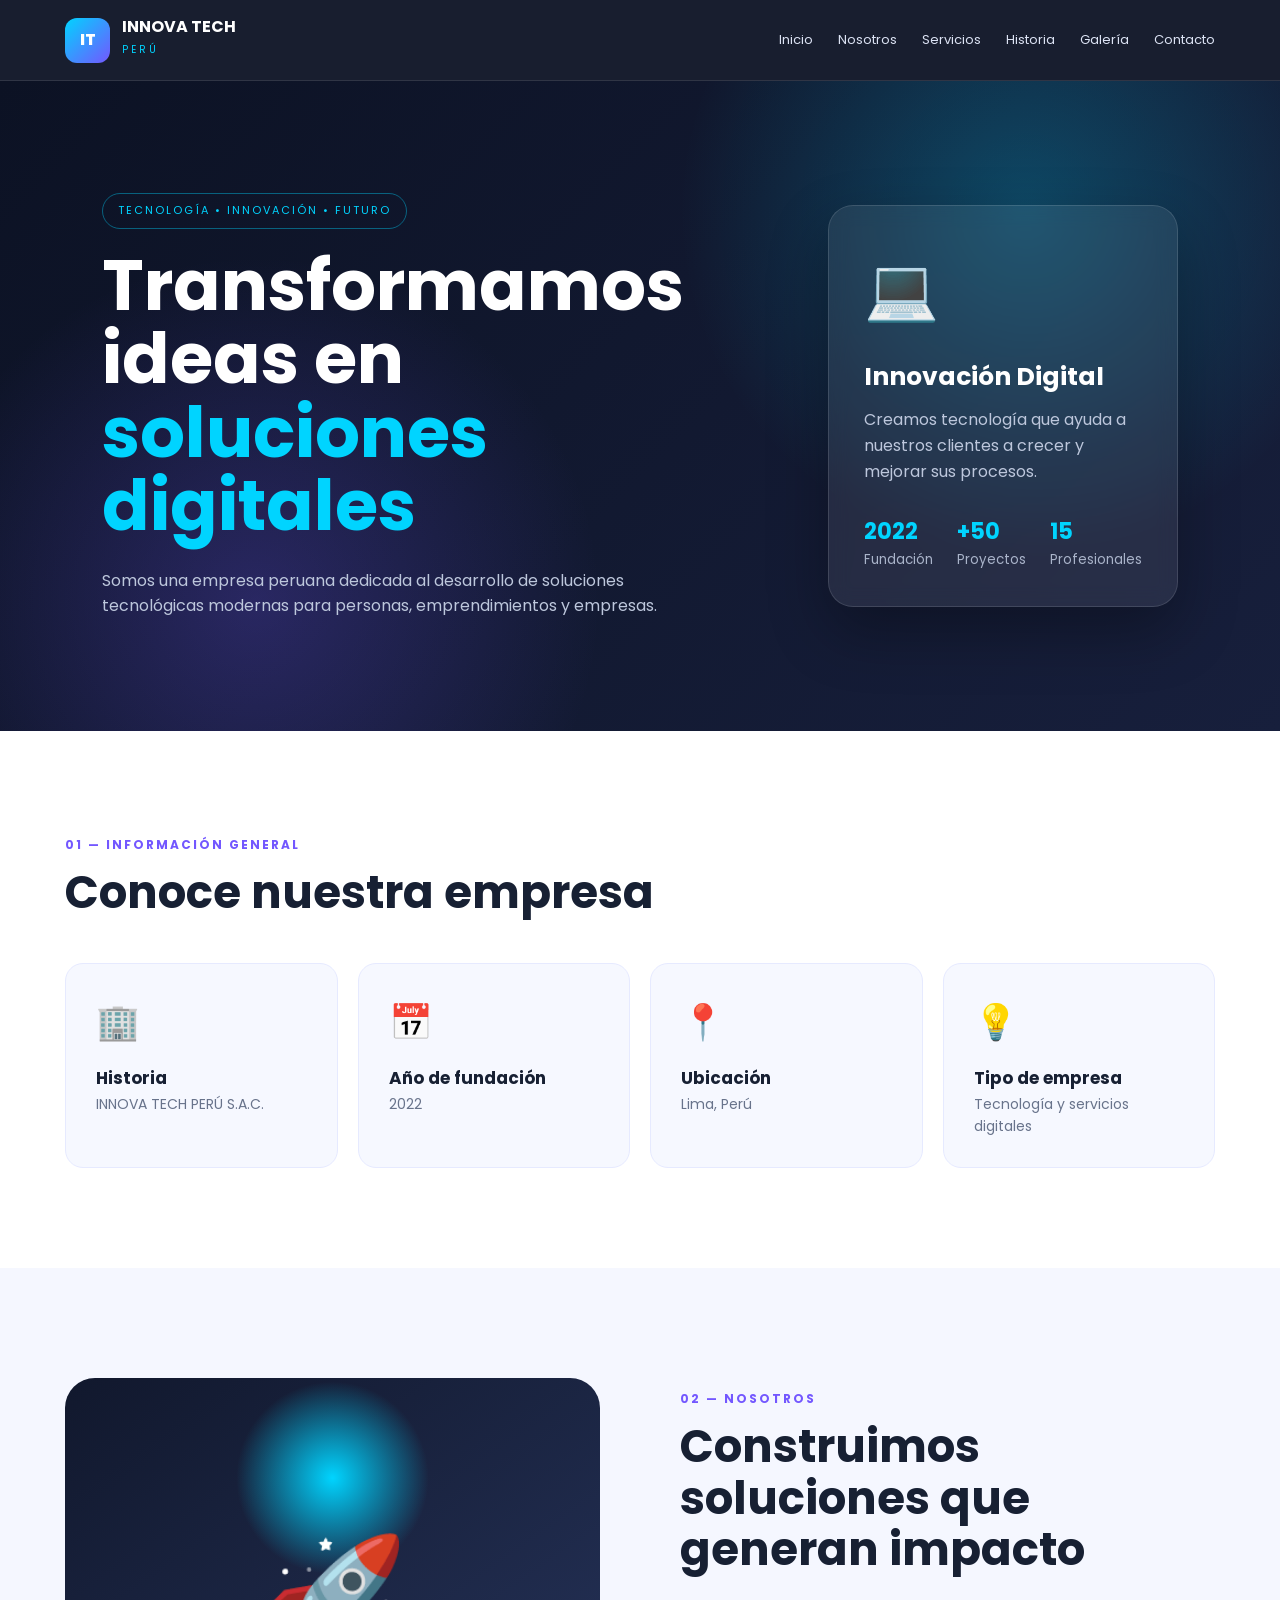
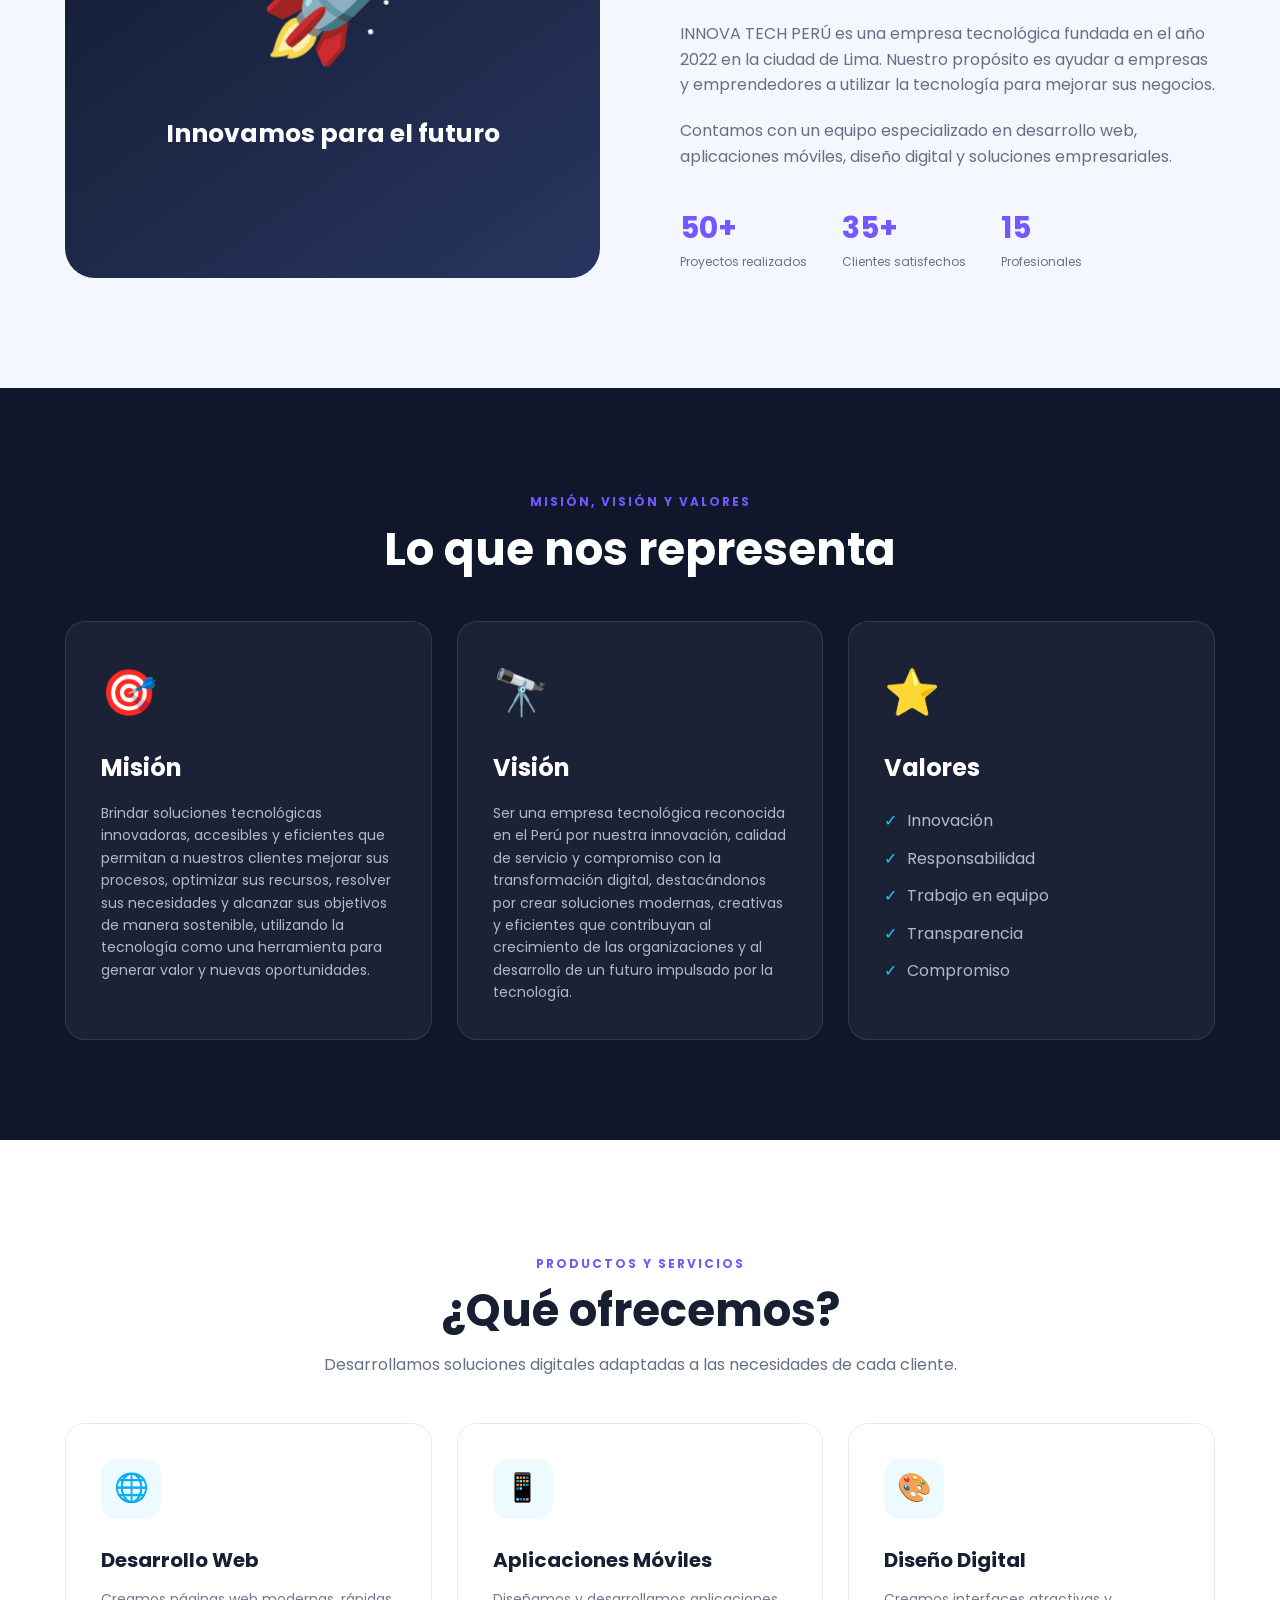
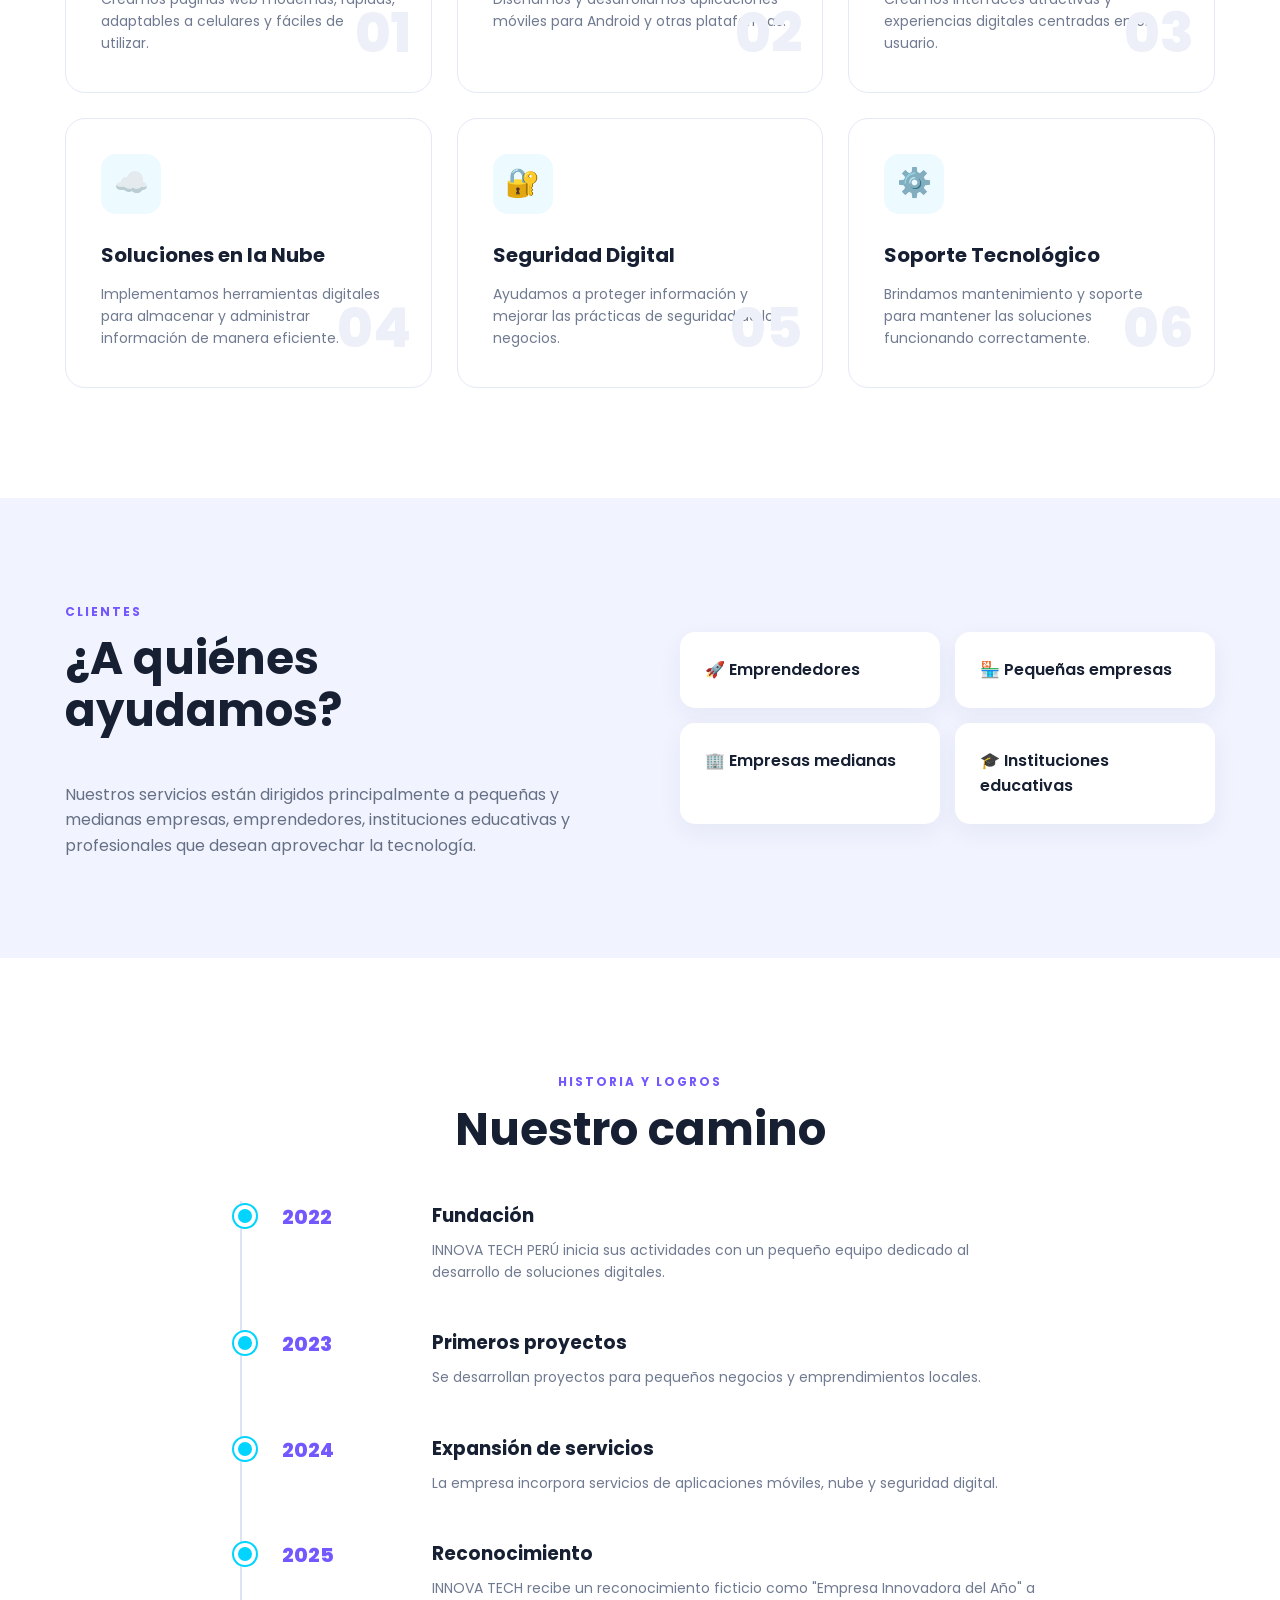
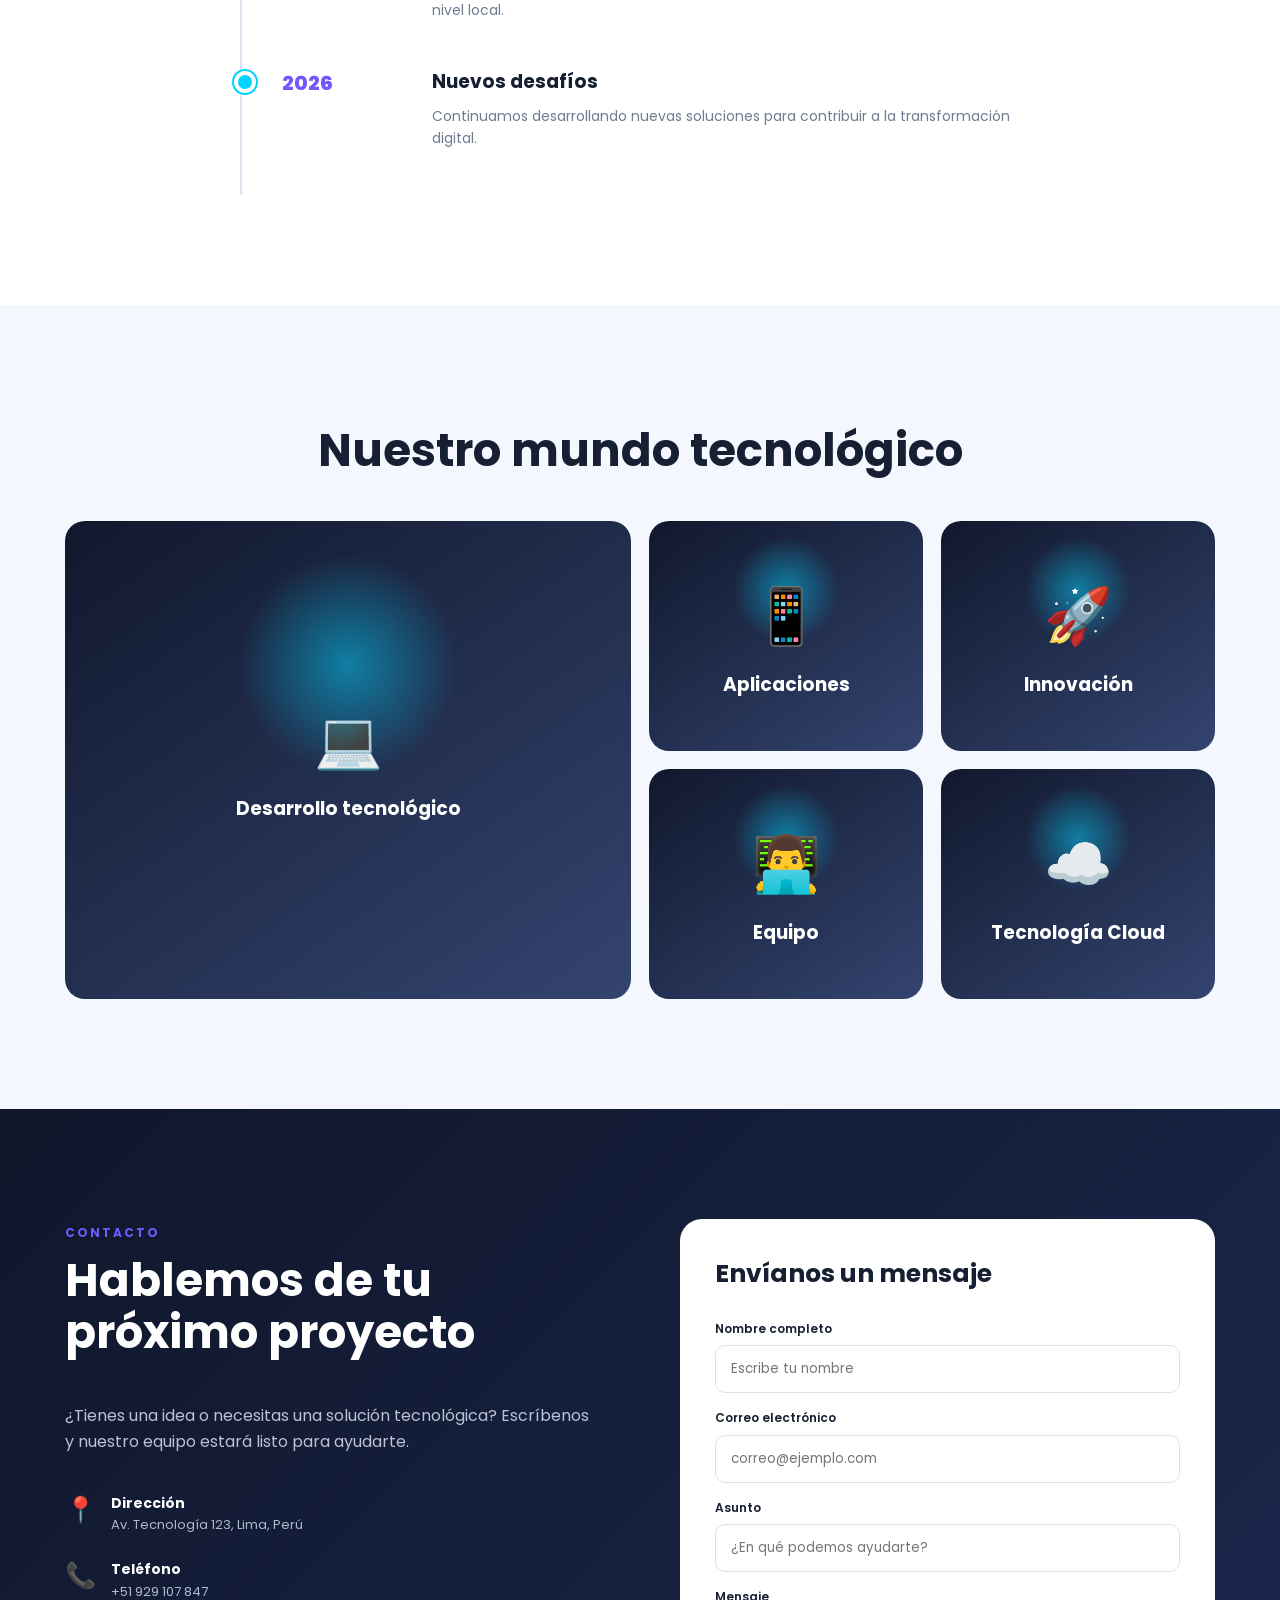
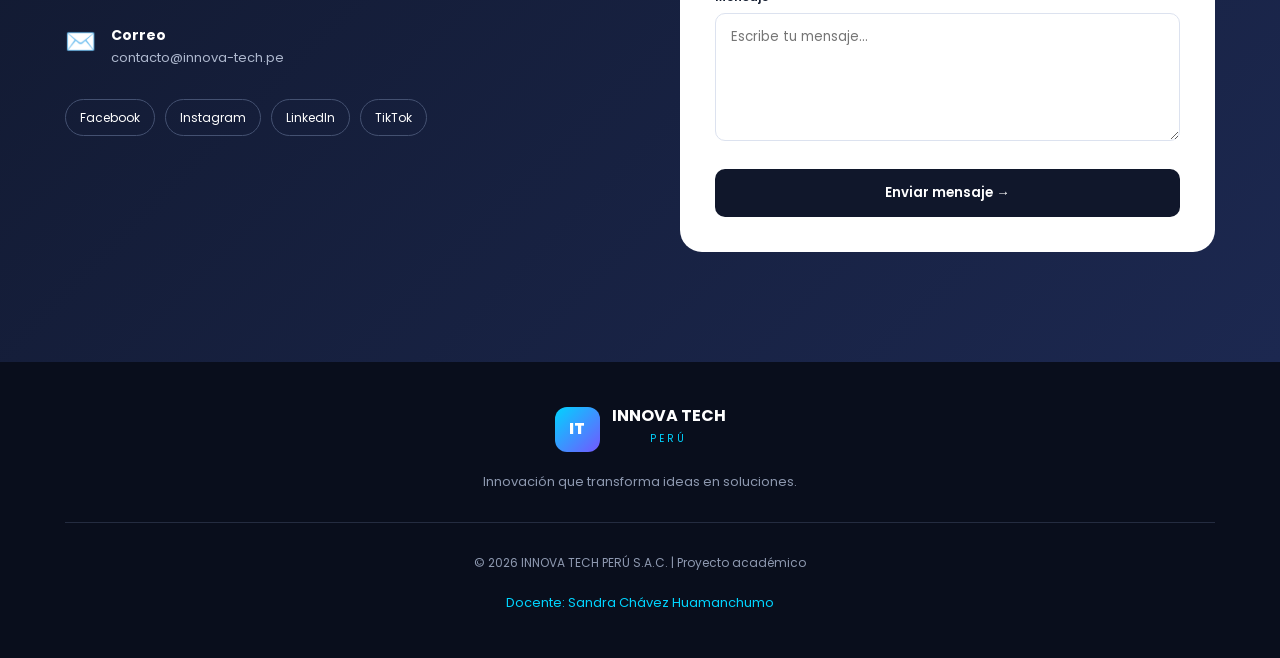
<file: index.html>
<!DOCTYPE html>
<html lang="es">
<head>
    <meta charset="UTF-8">
    <meta name="viewport" content="width=device-width, initial-scale=1.0">

    <title>INNOVA TECH PERÚ | Soluciones Tecnológicas</title>

    <link rel="stylesheet" href="estilos.css">

    <!-- Fuente de Google -->
    <link rel="preconnect" href="https://fonts.googleapis.com">
    <link rel="preconnect" href="https://fonts.gstatic.com" crossorigin>
    <link href="https://fonts.googleapis.com/css2?family=Poppins:wght@300;400;500;600;700;800&display=swap" rel="stylesheet">
</head>

<body>

    <!-- ==================== NAVEGACIÓN ==================== -->
    <header class="header">
        <div class="contenedor nav">

            <div class="logo">
                <div class="logo-icon">IT</div>
                <div>
                    <h2>INNOVA TECH</h2>
                    <span>PERÚ</span>
                </div>
            </div>

            <nav>
                <a href="#inicio">Inicio</a>
                <a href="#nosotros">Nosotros</a>
                <a href="#servicios">Servicios</a>
                <a href="#historia">Historia</a>
                <a href="#galeria">Galería</a>
                <a href="#contacto">Contacto</a>
            </nav>

        </div>
    </header>


    <!-- ==================== INICIO ==================== -->
    <section id="inicio" class="hero">

        <div class="hero-contenido">

            <span class="etiqueta">TECNOLOGÍA • INNOVACIÓN • FUTURO</span>

            <h1>
                Transformamos ideas en
                <span>soluciones digitales</span>
            </h1>

            <p>
                Somos una empresa peruana dedicada al desarrollo de
                soluciones tecnológicas modernas para personas,
                emprendimientos y empresas.
            </p>

        </div>

        <div class="hero-card">

            <div class="icono-grande">💻</div>

            <h3>Innovación Digital</h3>

            <p>
                Creamos tecnología que ayuda a nuestros clientes
                a crecer y mejorar sus procesos.
            </p>

            <div class="datos">
                <div>
                    <strong>2022</strong>
                    <small>Fundación</small>
                </div>

                <div>
                    <strong>+50</strong>
                    <small>Proyectos</small>
                </div>

                <div>
                    <strong>15</strong>
                    <small>Profesionales</small>
                </div>
            </div>

        </div>

    </section>


    <!-- ==================== INFORMACIÓN GENERAL ==================== -->
    <section class="informacion">
    <div class="contenedor">

        <div class="titulo-seccion">
            <span>01 — INFORMACIÓN GENERAL</span>
            <h2>Conoce nuestra empresa</h2>
        </div>

        <div class="info-grid">

            <a href="informacion.html" class="info-card">
                <span>🏢</span>
                <h3>Historia</h3>
                <p>INNOVA TECH PERÚ S.A.C.</p>
            </a>

            <a href="año.html" class="info-card">
                <span>📅</span>
                <h3>Año de fundación</h3>
                <p>2022</p>
            </a>

            <a href="ubicacion.html" class="info-card">
                <span>📍</span>
                <h3>Ubicación</h3>
                <p>Lima, Perú</p>
            </a>

            <a href="tipo.html" class="info-card">
                <span>💡</span>
                <h3>Tipo de empresa</h3>
                <p>Tecnología y servicios digitales</p>
            </a>

        </div>
    </div>
</section>

    <!-- ==================== NOSOTROS ==================== -->
    <section id="nosotros" class="nosotros">

        <div class="contenedor nosotros-grid">

            <div class="nosotros-imagen">
                <div class="imagen-fondo">
                    <span>🚀</span>
                    <h3>Innovamos para el futuro</h3>
                </div>
            </div>

            <div class="nosotros-texto">

                <div class="titulo-seccion">
                    <span>02 — NOSOTROS</span>
                    <h2>Construimos soluciones que generan impacto</h2>
                </div>

                <p>
                    INNOVA TECH PERÚ es una empresa tecnológica fundada
                    en el año 2022 en la ciudad de Lima. Nuestro propósito
                    es ayudar a empresas y emprendedores a utilizar la
                    tecnología para mejorar sus negocios.
                </p>

                <p>
                    Contamos con un equipo especializado en desarrollo
                    web, aplicaciones móviles, diseño digital y soluciones
                    empresariales.
                </p>

                <div class="estadisticas">

                    <div>
                        <strong>50+</strong>
                        <span>Proyectos realizados</span>
                    </div>

                    <div>
                        <strong>35+</strong>
                        <span>Clientes satisfechos</span>
                    </div>

                    <div>
                        <strong>15</strong>
                        <span>Profesionales</span>
                    </div>

                </div>

            </div>

        </div>

    </section>


    <!-- ==================== MISIÓN VISIÓN VALORES ==================== -->
    <section class="mision">

        <div class="contenedor">

            <div class="titulo-seccion centro">
                <span>MISIÓN, VISIÓN Y VALORES</span>
                <h2>Lo que nos representa</h2>
            </div>

            <div class="mvv-grid">

<article class="mvv-card">

    <div class="mvv-icon">🎯</div>

    <h3>Misión</h3>

    <p>
        Brindar soluciones tecnológicas innovadoras, accesibles
        y eficientes que permitan a nuestros clientes mejorar
        sus procesos, optimizar sus recursos, resolver sus
        necesidades y alcanzar sus objetivos de manera
        sostenible, utilizando la tecnología como una herramienta
        para generar valor y nuevas oportunidades.
    </p>

</article>


<article class="mvv-card">

    <div class="mvv-icon">🔭</div>

    <h3>Visión</h3>

    <p>
        Ser una empresa tecnológica reconocida en el Perú por
        nuestra innovación, calidad de servicio y compromiso
        con la transformación digital, destacándonos por crear
        soluciones modernas, creativas y eficientes que
        contribuyan al crecimiento de las organizaciones y al
        desarrollo de un futuro impulsado por la tecnología.
    </p>

</article>

                <article class="mvv-card">
                    <div class="mvv-icon">⭐</div>
                    <h3>Valores</h3>

                    <ul>
                        <li>Innovación</li>
                        <li>Responsabilidad</li>
                        <li>Trabajo en equipo</li>
                        <li>Transparencia</li>
                        <li>Compromiso</li>
                    </ul>

                </article>

            </div>

        </div>

    </section>


    <!-- ==================== SERVICIOS ==================== -->
    <section id="servicios" class="servicios">

        <div class="contenedor">

            <div class="titulo-seccion centro">
                <span>PRODUCTOS Y SERVICIOS</span>
                <h2>¿Qué ofrecemos?</h2>

                <p>
                    Desarrollamos soluciones digitales adaptadas a
                    las necesidades de cada cliente.
                </p>
            </div>

            <div class="servicios-grid">

                <article class="servicio-card">

                    <div class="servicio-icon">🌐</div>

                    <h3>Desarrollo Web</h3>

                    <p>
                        Creamos páginas web modernas, rápidas,
                        adaptables a celulares y fáciles de utilizar.
                    </p>

                    <span class="servicio-numero">01</span>

                </article>


                <article class="servicio-card">

                    <div class="servicio-icon">📱</div>

                    <h3>Aplicaciones Móviles</h3>

                    <p>
                        Diseñamos y desarrollamos aplicaciones
                        móviles para Android y otras plataformas.
                    </p>

                    <span class="servicio-numero">02</span>

                </article>


                <article class="servicio-card">

                    <div class="servicio-icon">🎨</div>

                    <h3>Diseño Digital</h3>

                    <p>
                        Creamos interfaces atractivas y experiencias
                        digitales centradas en el usuario.
                    </p>

                    <span class="servicio-numero">03</span>

                </article>


                <article class="servicio-card">

                    <div class="servicio-icon">☁️</div>

                    <h3>Soluciones en la Nube</h3>

                    <p>
                        Implementamos herramientas digitales para
                        almacenar y administrar información de manera
                        eficiente.
                    </p>

                    <span class="servicio-numero">04</span>

                </article>


                <article class="servicio-card">

                    <div class="servicio-icon">🔐</div>

                    <h3>Seguridad Digital</h3>

                    <p>
                        Ayudamos a proteger información y mejorar
                        las prácticas de seguridad de los negocios.
                    </p>

                    <span class="servicio-numero">05</span>

                </article>


                <article class="servicio-card">

                    <div class="servicio-icon">⚙️</div>

                    <h3>Soporte Tecnológico</h3>

                    <p>
                        Brindamos mantenimiento y soporte para
                        mantener las soluciones funcionando correctamente.
                    </p>

                    <span class="servicio-numero">06</span>

                </article>

            </div>

        </div>

    </section>


    <!-- ==================== PÚBLICO OBJETIVO ==================== -->
    <section class="publico">

        <div class="contenedor publico-grid">

            <div>

                <div class="titulo-seccion">
                    <span>CLIENTES</span>
                    <h2>¿A quiénes ayudamos?</h2>
                </div>

                <p>
                    Nuestros servicios están dirigidos principalmente
                    a pequeñas y medianas empresas, emprendedores,
                    instituciones educativas y profesionales que
                    desean aprovechar la tecnología.
                </p>

            </div>

            <div class="publico-lista">

                <div>🚀 Emprendedores</div>
                <div>🏪 Pequeñas empresas</div>
                <div>🏢 Empresas medianas</div>
                <div>🎓 Instituciones educativas</div>

            </div>

        </div>

    </section>


    <!-- ==================== HISTORIA ==================== -->
    <section id="historia" class="historia">

        <div class="contenedor">

            <div class="titulo-seccion centro">
                <span> HISTORIA Y LOGROS</span>
                <h2>Nuestro camino</h2>
            </div>

            <div class="timeline">

                <div class="timeline-item">

                    <div class="timeline-año">2022</div>

                    <div class="timeline-contenido">
                        <h3>Fundación</h3>
                        <p>
                            INNOVA TECH PERÚ inicia sus actividades
                            con un pequeño equipo dedicado al desarrollo
                            de soluciones digitales.
                        </p>
                    </div>

                </div>


                <div class="timeline-item">

                    <div class="timeline-año">2023</div>

                    <div class="timeline-contenido">
                        <h3>Primeros proyectos</h3>
                        <p>
                            Se desarrollan proyectos para pequeños
                            negocios y emprendimientos locales.
                        </p>
                    </div>

                </div>


                <div class="timeline-item">

                    <div class="timeline-año">2024</div>

                    <div class="timeline-contenido">
                        <h3>Expansión de servicios</h3>
                        <p>
                            La empresa incorpora servicios de aplicaciones
                            móviles, nube y seguridad digital.
                        </p>
                    </div>

                </div>


                <div class="timeline-item">

                    <div class="timeline-año">2025</div>

                    <div class="timeline-contenido">
                        <h3>Reconocimiento</h3>
                        <p>
                            INNOVA TECH recibe un reconocimiento ficticio
                            como "Empresa Innovadora del Año" a nivel local.
                        </p>
                    </div>

                </div>


                <div class="timeline-item">

                    <div class="timeline-año">2026</div>

                    <div class="timeline-contenido">
                        <h3>Nuevos desafíos</h3>
                        <p>
                            Continuamos desarrollando nuevas soluciones
                            para contribuir a la transformación digital.
                        </p>
                    </div>

                </div>

            </div>

        </div>

    </section>


    <!-- ==================== GALERÍA ==================== -->
    <section id="galeria" class="galeria">

        <div class="contenedor">

            <div class="titulo-seccion centro">
                <h2>Nuestro mundo tecnológico</h2>
            </div>

            <div class="galeria-grid">

                <div class="galeria-item grande">
                  <div>
                  <span>💻</span>
                  <h3>Desarrollo tecnológico</h3>
                 </a>
                </div>

                </div>

                <div class="galeria-item">
                    <div>
                        <span>📱</span>
                        <h3>Aplicaciones</h3>
                    </div>
                </div>

                <div class="galeria-item">
                    <div>
                        <span>🚀</span>
                        <h3>Innovación</h3>
                    </div>
                </div>

                <div class="galeria-item">
                    <div>
                        <span>👨‍💻</span>
                        <h3>Equipo</h3>
                    </div>
                </div>

                <div class="galeria-item">
                    <div>
                        <span>☁️</span>
                        <h3>Tecnología Cloud</h3>
                    </div>
                </div>

            </div>

        </div>

    </section>


    <!-- ==================== CONTACTO ==================== -->
    <section id="contacto" class="contacto">

        <div class="contenedor contacto-grid">

            <div class="contacto-info">

                <div class="titulo-seccion">
                    <span> CONTACTO</span>
                    <h2>Hablemos de tu próximo proyecto</h2>
                </div>

                <p>
                    ¿Tienes una idea o necesitas una solución tecnológica?
                    Escríbenos y nuestro equipo estará listo para ayudarte.
                </p>

                <div class="dato-contacto">
                    <span>📍</span>
                    <div>
                        <strong>Dirección</strong>
                        <p>Av. Tecnología 123, Lima, Perú</p>
                    </div>
                </div>

                <div class="dato-contacto">
                    <span>📞</span>
                    <div>
                        <strong>Teléfono</strong>
                        <p>+51 929 107 847</p>
                    </div>
                </div>

                <div class="dato-contacto">
                    <span>✉️</span>
                    <div>
                        <strong>Correo</strong>
                        <p>contacto@innova-tech.pe</p>
                    </div>
                </div>

                <div class="redes">

                    <a href="#">Facebook</a>
                    <a href="#">Instagram</a>
                    <a href="#">LinkedIn</a>
                    <a href="#">TikTok</a>

                </div>

            </div>


            <form class="formulario">

                <h3>Envíanos un mensaje</h3>

                <label>Nombre completo</label>
                <input type="text" placeholder="Escribe tu nombre">

                <label>Correo electrónico</label>
                <input type="email" placeholder="correo@ejemplo.com">

                <label>Asunto</label>
                <input type="text" placeholder="¿En qué podemos ayudarte?">

                <label>Mensaje</label>
                <textarea rows="5" placeholder="Escribe tu mensaje..."></textarea>

                <button type="submit">
                    Enviar mensaje →
                </button>

            </form>

        </div>

    </section>


    <!-- ==================== FOOTER ==================== -->
    <footer>

        <div class="contenedor footer-contenido">

            <div class="logo">
                <div class="logo-icon">IT</div>

                <div>
                    <h2>INNOVA TECH</h2>
                    <span>PERÚ</span>
                </div>
            </div>

            <p>
                Innovación que transforma ideas en soluciones.
            </p>

            <div class="footer-line"></div>

            <p class="copyright">
                © 2026 INNOVA TECH PERÚ S.A.C. | Proyecto académico
            </p>

            <p class="docente">
                Docente: Sandra Chávez Huamanchumo
            </p>

        </div>

    </footer>

</body>
</html>
</file>
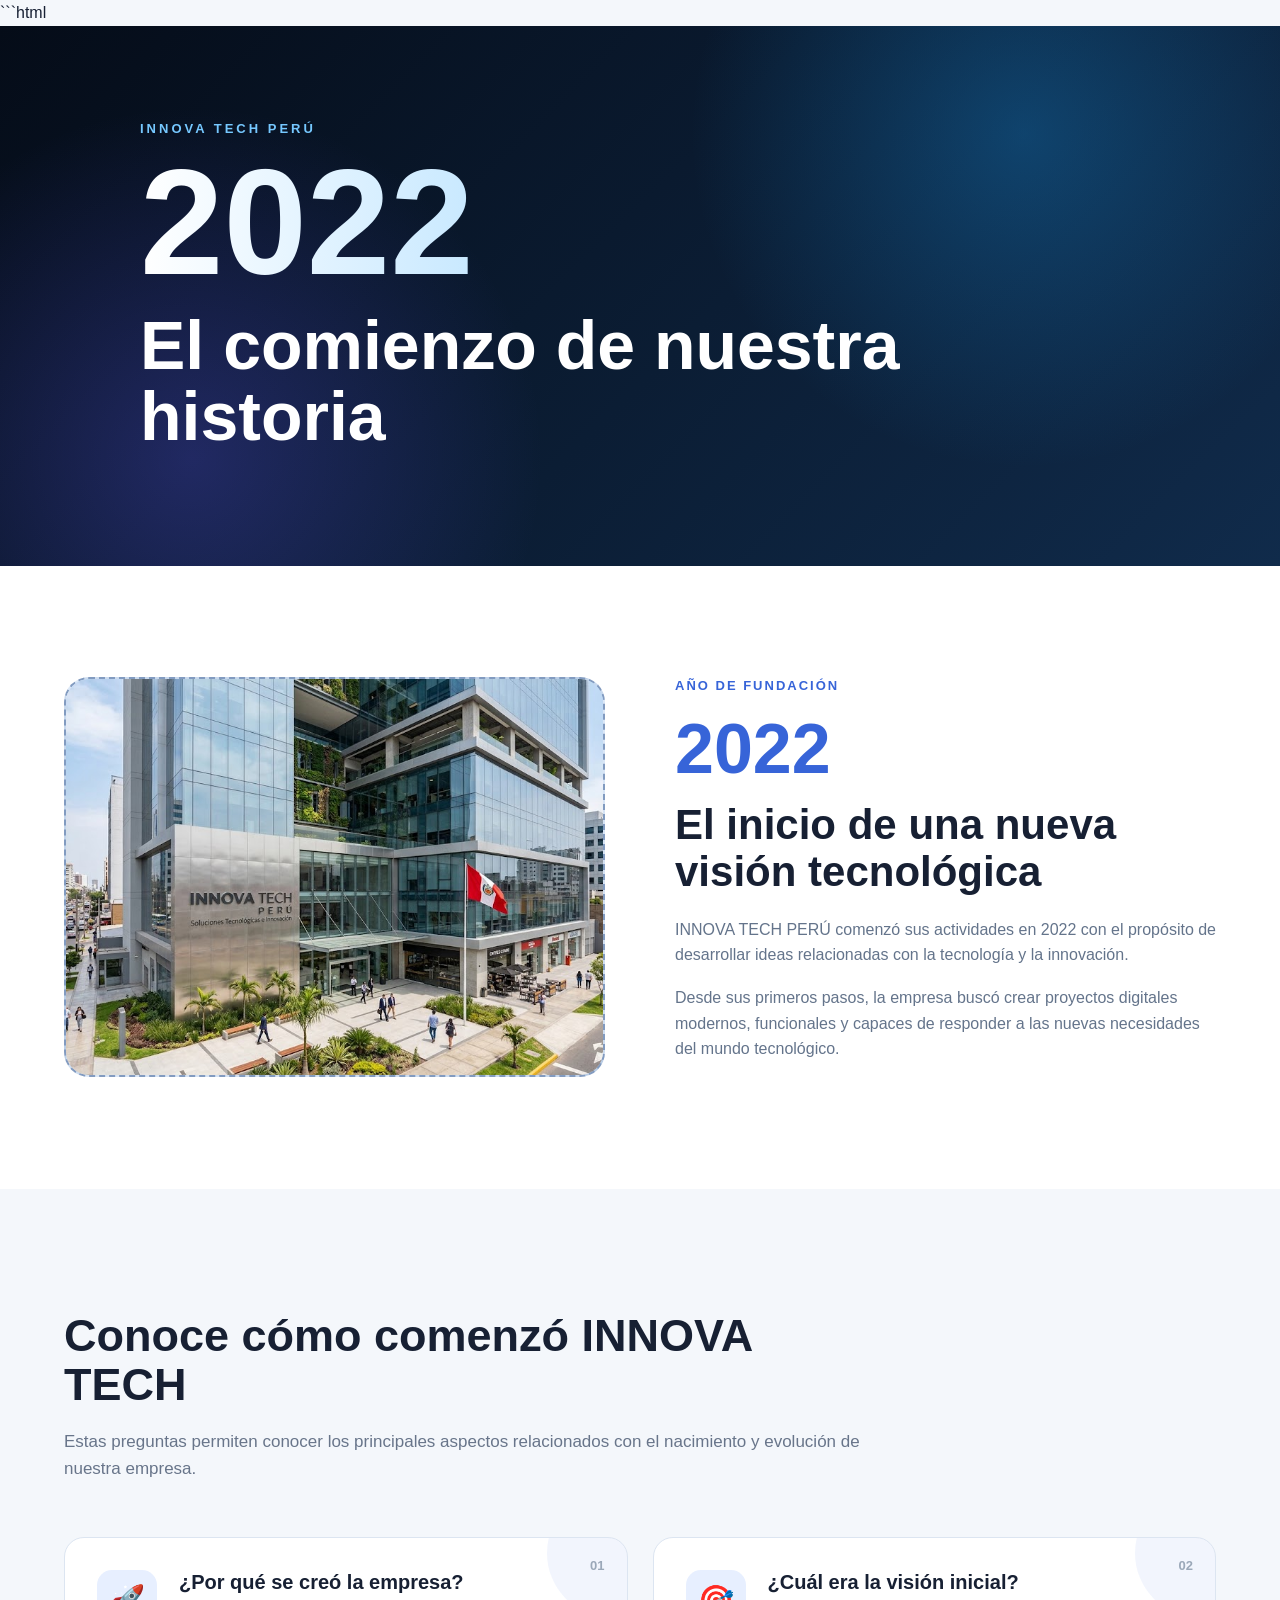
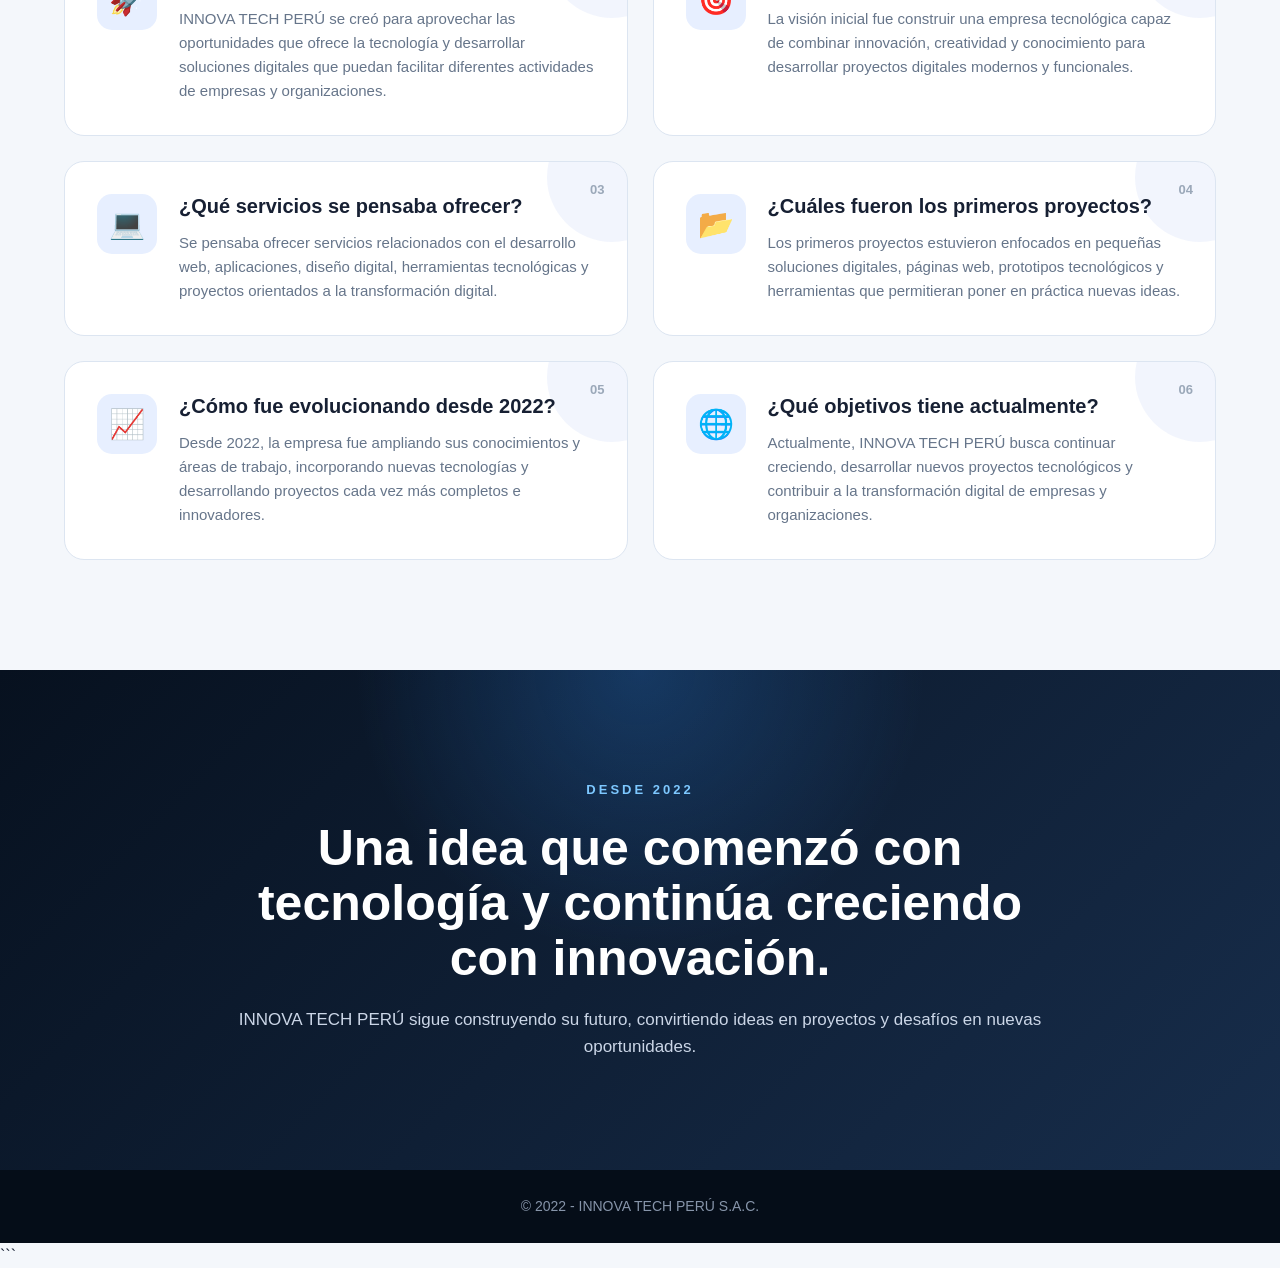
<file: año.html>
```html
<!DOCTYPE html>
<html lang="es">

<head>

    <meta charset="UTF-8">

    <meta name="viewport" content="width=device-width, initial-scale=1.0">

    <title>INNOVA TECH PERÚ | Año de Fundación</title>

    <link rel="stylesheet" href="año.css">

</head>

<body>

    <!-- HERO -->

    <header class="hero">

        <div class="hero-contenido">

            <span class="etiqueta">
                INNOVA TECH PERÚ
            </span>

            <div class="año-grande">
                2022
            </div>

            <h1>
                El comienzo de nuestra historia
            </h1>

        </div>

    </header>


    <!-- AÑO + IMAGEN -->

    <section class="presentacion">

        <div class="contenedor">

            <div class="presentacion-grid">


                <!-- IMAGEN -->

                <div class="imagen-empresa">

                    <div class="imagen-placeholder">

                        <img
                            src="Imagen/imagen 2.jpeg"
                            alt="INNOVA TECH PERÚ"
                        >

                    </div>

                </div>


                <!-- RESUMEN -->

                <div class="resumen">

                    <span class="etiqueta-seccion">
                        AÑO DE FUNDACIÓN
                    </span>

                    <div class="año-resumen">
                        2022
                    </div>

                    <h2>
                        El inicio de una nueva visión tecnológica
                    </h2>

                    <p>
                        INNOVA TECH PERÚ comenzó sus actividades en
                        2022 con el propósito de desarrollar ideas
                        relacionadas con la tecnología y la innovación.
                    </p>

                    <p>
                        Desde sus primeros pasos, la empresa buscó
                        crear proyectos digitales modernos, funcionales
                        y capaces de responder a las nuevas necesidades
                        del mundo tecnológico.
                    </p>

                </div>

            </div>

        </div>

    </section>


    <!-- PREGUNTAS -->

    <section class="introduccion">

        <div class="contenedor">

            <div class="titulo-seccion">

                <h2>
                    Conoce cómo comenzó INNOVA TECH
                </h2>

                <p>
                    Estas preguntas permiten conocer los principales
                    aspectos relacionados con el nacimiento y evolución
                    de nuestra empresa.
                </p>

            </div>


            <!-- CUADRO DE INFORMACIÓN -->

            <div class="informacion-grid">


                <!-- PREGUNTA 1 -->

                <article class="info-item">

                    <div class="numero">
                        01
                    </div>

                    <div class="icono">
                        🚀
                    </div>

                    <div class="contenido">

                        <h3>
                            ¿Por qué se creó la empresa?
                        </h3>

                        <p>
                            INNOVA TECH PERÚ se creó para aprovechar las
                            oportunidades que ofrece la tecnología y
                            desarrollar soluciones digitales que puedan
                            facilitar diferentes actividades de empresas
                            y organizaciones.
                        </p>

                    </div>

                </article>


                <!-- PREGUNTA 2 -->

                <article class="info-item">

                    <div class="numero">
                        02
                    </div>

                    <div class="icono">
                        🎯
                    </div>

                    <div class="contenido">

                        <h3>
                            ¿Cuál era la visión inicial?
                        </h3>

                        <p>
                            La visión inicial fue construir una empresa
                            tecnológica capaz de combinar innovación,
                            creatividad y conocimiento para desarrollar
                            proyectos digitales modernos y funcionales.
                        </p>

                    </div>

                </article>


                <!-- PREGUNTA 3 -->

                <article class="info-item">

                    <div class="numero">
                        03
                    </div>

                    <div class="icono">
                        💻
                    </div>

                    <div class="contenido">

                        <h3>
                            ¿Qué servicios se pensaba ofrecer?
                        </h3>

                        <p>
                            Se pensaba ofrecer servicios relacionados con
                            el desarrollo web, aplicaciones, diseño digital,
                            herramientas tecnológicas y proyectos orientados
                            a la transformación digital.
                        </p>

                    </div>

                </article>


                <!-- PREGUNTA 4 -->

                <article class="info-item">

                    <div class="numero">
                        04
                    </div>

                    <div class="icono">
                        📂
                    </div>

                    <div class="contenido">

                        <h3>
                            ¿Cuáles fueron los primeros proyectos?
                        </h3>

                        <p>
                            Los primeros proyectos estuvieron enfocados en
                            pequeñas soluciones digitales, páginas web,
                            prototipos tecnológicos y herramientas que
                            permitieran poner en práctica nuevas ideas.
                        </p>

                    </div>

                </article>


                <!-- PREGUNTA 5 -->

                <article class="info-item">

                    <div class="numero">
                        05
                    </div>

                    <div class="icono">
                        📈
                    </div>

                    <div class="contenido">

                        <h3>
                            ¿Cómo fue evolucionando desde 2022?
                        </h3>

                        <p>
                            Desde 2022, la empresa fue ampliando sus
                            conocimientos y áreas de trabajo, incorporando
                            nuevas tecnologías y desarrollando proyectos
                            cada vez más completos e innovadores.
                        </p>

                    </div>

                </article>


                <!-- PREGUNTA 6 -->

                <article class="info-item">

                    <div class="numero">
                        06
                    </div>

                    <div class="icono">
                        🌐
                    </div>

                    <div class="contenido">

                        <h3>
                            ¿Qué objetivos tiene actualmente?
                        </h3>

                        <p>
                            Actualmente, INNOVA TECH PERÚ busca continuar
                            creciendo, desarrollar nuevos proyectos
                            tecnológicos y contribuir a la transformación
                            digital de empresas y organizaciones.
                        </p>

                    </div>

                </article>

            </div>

        </div>

    </section>


    <!-- FRASE FINAL -->

    <section class="frase-final">

        <div class="frase-contenido">

            <span>
                DESDE 2022
            </span>

            <h2>
                Una idea que comenzó con tecnología
                y continúa creciendo con innovación.
            </h2>

            <p>
                INNOVA TECH PERÚ sigue construyendo su futuro,
                convirtiendo ideas en proyectos y desafíos
                en nuevas oportunidades.
            </p>

        </div>

    </section>


    <!-- FOOTER -->

    <footer>

        <p>
            © 2022 - INNOVA TECH PERÚ S.A.C.
        </p>

    </footer>

</body>

</html>
```
</file>
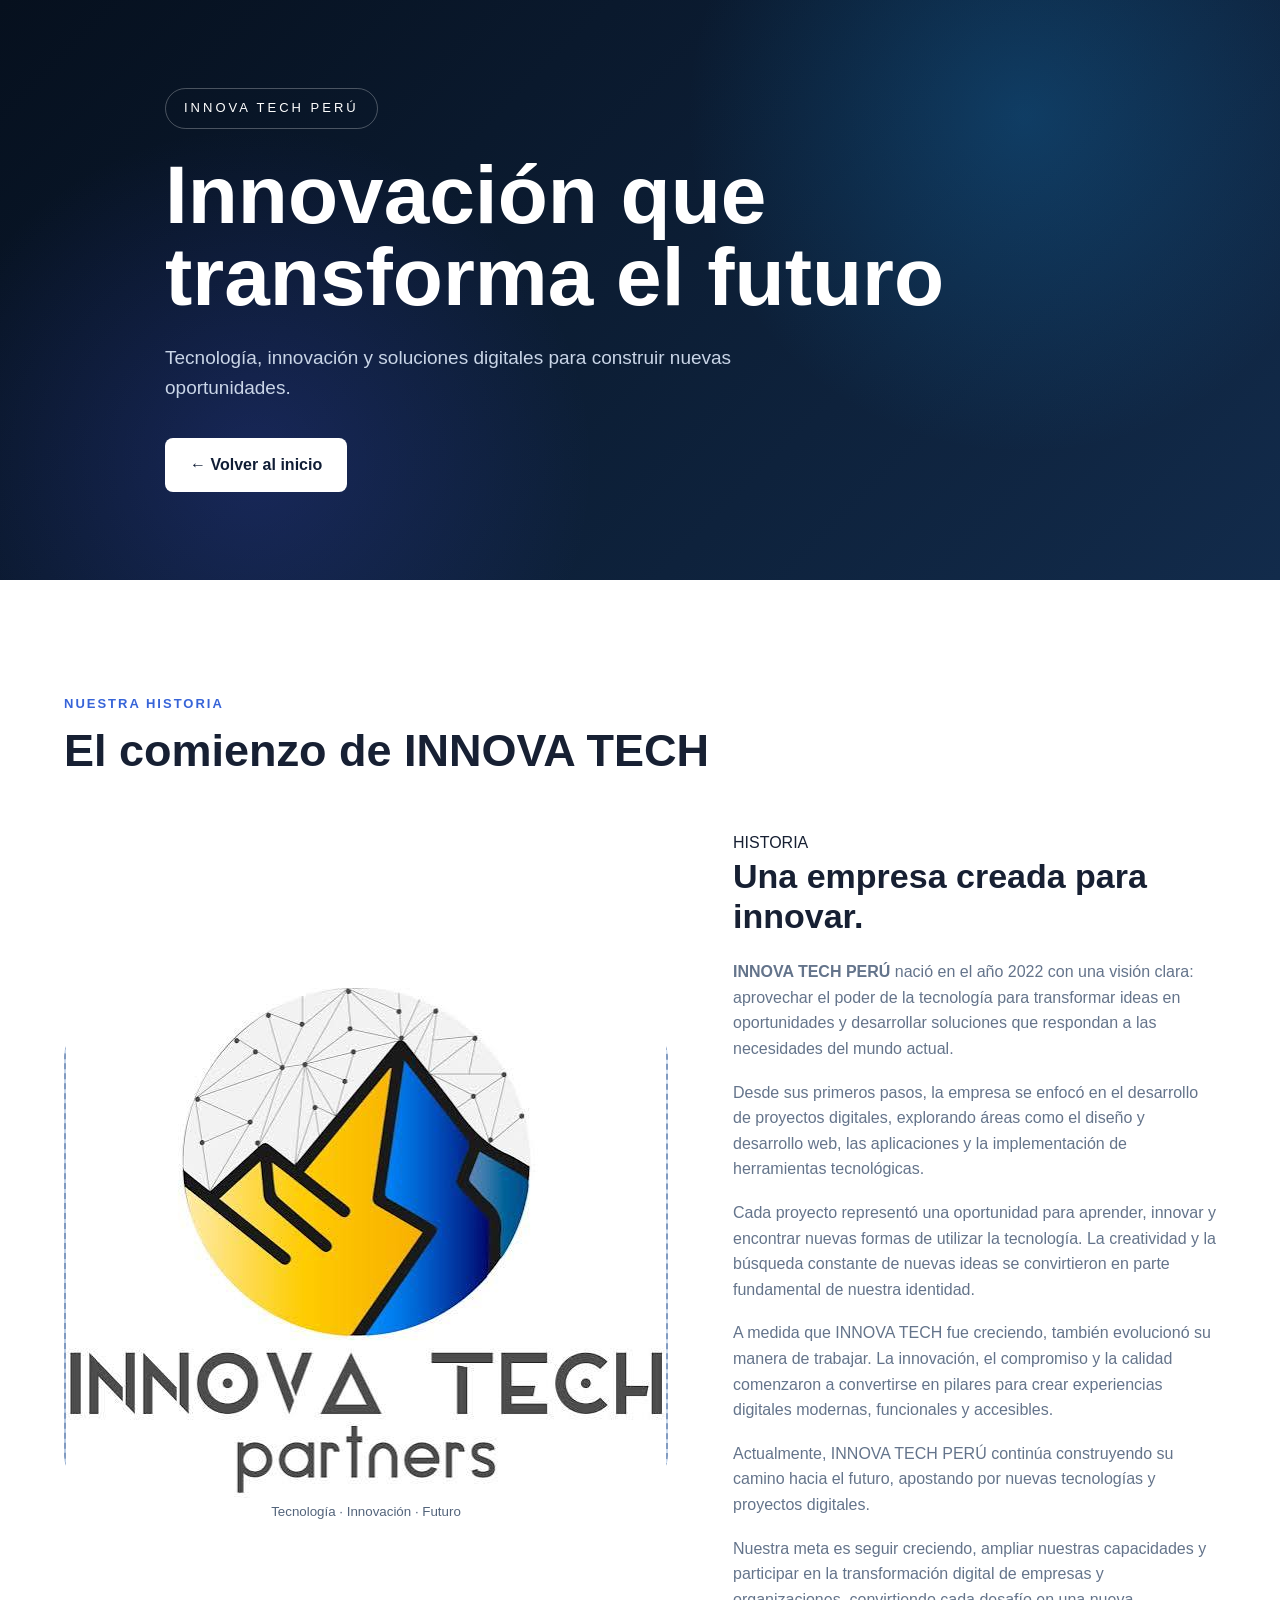
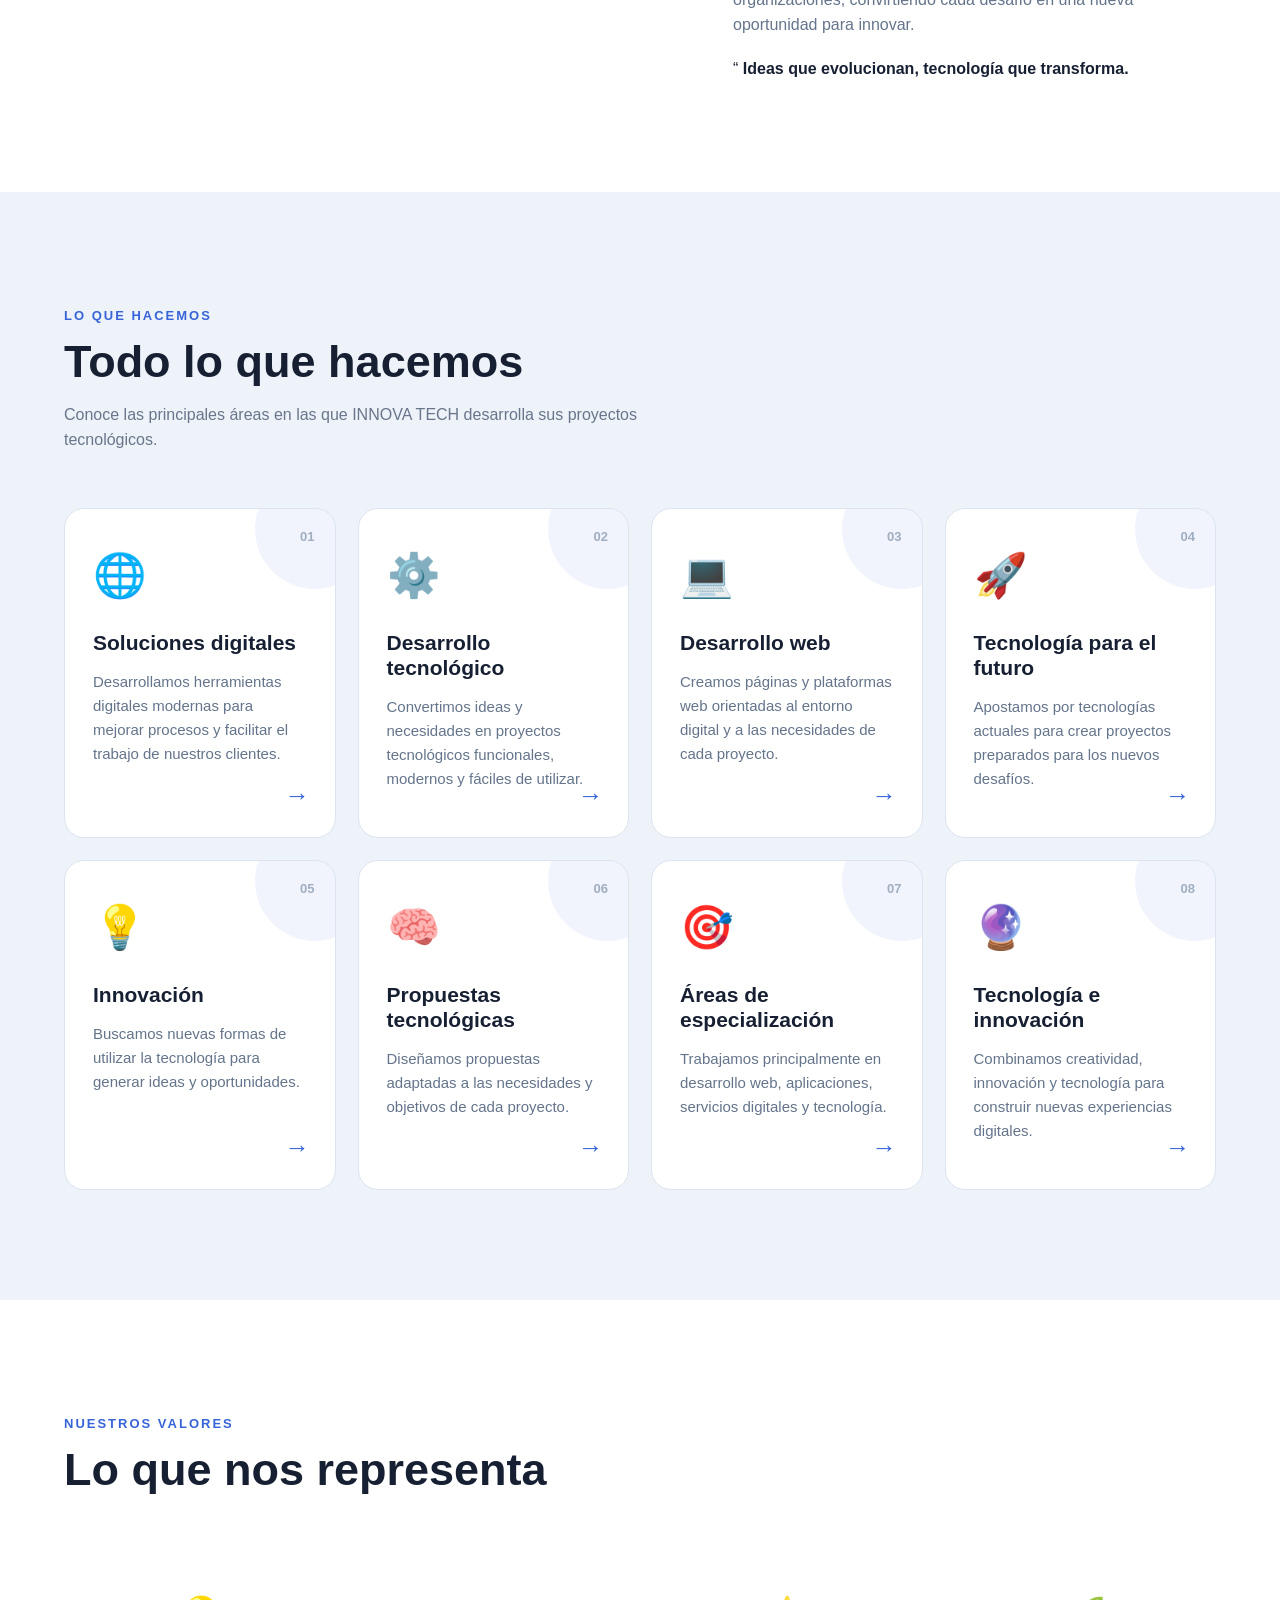
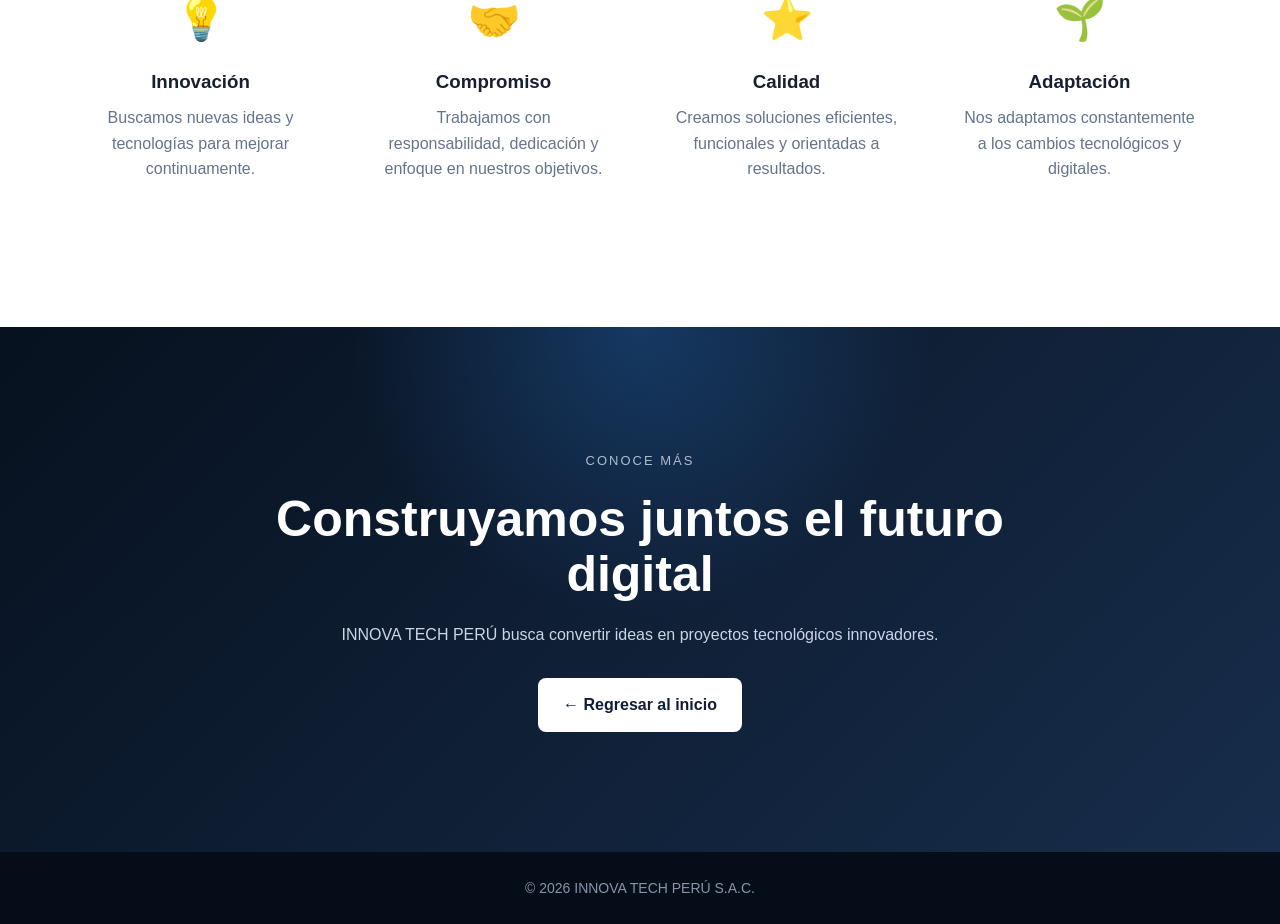
<file: informacion.html>
<!DOCTYPE html>
<html lang="es">

<head>
    <meta charset="UTF-8">
    <meta name="viewport" content="width=device-width, initial-scale=1.0">

    <title>INNOVA TECH PERÚ | Información</title>

    <link rel="stylesheet" href="informacion.css">
</head>

<body>


    <!-- =========================================
         ENCABEZADO
    ========================================== -->

    <header class="hero">

        <div class="hero-contenido">

            <span class="etiqueta">
                INNOVA TECH PERÚ
            </span>

            <h1>
                Innovación que transforma el futuro
            </h1>

            <p>
                Tecnología, innovación y soluciones digitales
                para construir nuevas oportunidades.
            </p>

            <a href="index.html" class="btn-volver">
                ← Volver al inicio
            </a>

        </div>

    </header>



    <!-- =========================================
         HISTORIA
    ========================================== -->

    <section class="historia">

        <div class="contenedor">

            <div class="titulo">

                <span>NUESTRA HISTORIA</span>

                <h2>
                    El comienzo de
                    <strong>INNOVA TECH</strong>
                </h2>

            </div>


            <div class="historia-grid">


                <!-- IMAGEN -->

                <div class="imagen-empresa">

                    <div class="imagen-placeholder">

                        <img
                            src="Imagen/image 1.jpeg"
                            alt="INNOVA TECH PERÚ"
                        >

                        <div class="imagen-overlay">


                            <small>
                                Tecnología · Innovación · Futuro
                            </small>

                        </div>

                    </div>

                </div>



                <!-- HISTORIA -->

                <div class="historia-texto">

                    <span class="etiqueta-seccion">
                        HISTORIA
                    </span>

                    <h3>
                        Una empresa creada
                        para innovar.
                    </h3>

                    <p>

                        <strong>INNOVA TECH PERÚ</strong>
                        nació en el año 2022 con una visión clara:
                        aprovechar el poder de la tecnología para
                        transformar ideas en oportunidades y
                        desarrollar soluciones que respondan a las
                        necesidades del mundo actual.

                    </p>

                    <p>

                        Desde sus primeros pasos, la empresa se enfocó
                        en el desarrollo de proyectos digitales,
                        explorando áreas como el diseño y desarrollo
                        web, las aplicaciones y la implementación de
                        herramientas tecnológicas.

                    </p>

                    <p>

                        Cada proyecto representó una oportunidad para
                        aprender, innovar y encontrar nuevas formas
                        de utilizar la tecnología. La creatividad y
                        la búsqueda constante de nuevas ideas se
                        convirtieron en parte fundamental de nuestra
                        identidad.

                    </p>

                    <p>

                        A medida que INNOVA TECH fue creciendo,
                        también evolucionó su manera de trabajar.
                        La innovación, el compromiso y la calidad
                        comenzaron a convertirse en pilares para
                        crear experiencias digitales modernas,
                        funcionales y accesibles.

                    </p>

                    <p>

                        Actualmente, INNOVA TECH PERÚ continúa
                        construyendo su camino hacia el futuro,
                        apostando por nuevas tecnologías y proyectos
                        digitales.

                    </p>

                    <p>

                        Nuestra meta es seguir creciendo, ampliar
                        nuestras capacidades y participar en la
                        transformación digital de empresas y
                        organizaciones, convirtiendo cada desafío
                        en una nueva oportunidad para innovar.

                    </p>


                    <div class="frase-historia">

                        <span>“</span>

                        <strong>
                            Ideas que evolucionan,
                            tecnología que transforma.
                        </strong>

                    </div>

                </div>

            </div>

        </div>

    </section>





    <section class="servicios">

        <div class="contenedor">

            <div class="titulo">

                <span>
                  LO QUE HACEMOS
                </span>

                <h2>
                    Todo lo que hacemos
                </h2>

                <p class="subtitulo">

                    Conoce las principales áreas en las que
                    INNOVA TECH desarrolla sus proyectos
                    tecnológicos.

                </p>

            </div>


            <div class="servicios-grid">


                <article class="servicio servicio-1">

                    <div class="numero">
                        01
                    </div>

                    <div class="icono">
                        🌐
                    </div>

                    <h3>
                        Soluciones digitales
                    </h3>

                    <p>

                        Desarrollamos herramientas digitales
                        modernas para mejorar procesos y
                        facilitar el trabajo de nuestros clientes.

                    </p>

                    <span class="flecha">
                        →
                    </span>

                </article>



                <article class="servicio servicio-2">

                    <div class="numero">
                        02
                    </div>

                    <div class="icono">
                        ⚙️
                    </div>

                    <h3>
                        Desarrollo tecnológico
                    </h3>

                    <p>

                        Convertimos ideas y necesidades en
                        proyectos tecnológicos funcionales,
                        modernos y fáciles de utilizar.

                    </p>

                    <span class="flecha">
                        →
                    </span>

                </article>



                <article class="servicio servicio-3">

                    <div class="numero">
                        03
                    </div>

                    <div class="icono">
                        💻
                    </div>

                    <h3>
                        Desarrollo web
                    </h3>

                    <p>

                        Creamos páginas y plataformas web
                        orientadas al entorno digital y a las
                        necesidades de cada proyecto.

                    </p>

                    <span class="flecha">
                        →
                    </span>

                </article>



                <article class="servicio servicio-4">

                    <div class="numero">
                        04
                    </div>

                    <div class="icono">
                        🚀
                    </div>

                    <h3>
                        Tecnología para el futuro
                    </h3>

                    <p>

                        Apostamos por tecnologías actuales
                        para crear proyectos preparados para
                        los nuevos desafíos.

                    </p>

                    <span class="flecha">
                        →
                    </span>

                </article>



                <article class="servicio servicio-5">

                    <div class="numero">
                        05
                    </div>

                    <div class="icono">
                        💡
                    </div>

                    <h3>
                        Innovación
                    </h3>

                    <p>

                        Buscamos nuevas formas de utilizar
                        la tecnología para generar ideas y
                        oportunidades.

                    </p>

                    <span class="flecha">
                        →
                    </span>

                </article>



                <article class="servicio servicio-6">

                    <div class="numero">
                        06
                    </div>

                    <div class="icono">
                        🧠
                    </div>

                    <h3>
                        Propuestas tecnológicas
                    </h3>

                    <p>

                        Diseñamos propuestas adaptadas a las
                        necesidades y objetivos de cada proyecto.

                    </p>

                    <span class="flecha">
                        →
                    </span>

                </article>



                <article class="servicio servicio-7">

                    <div class="numero">
                        07
                    </div>

                    <div class="icono">
                        🎯
                    </div>

                    <h3>
                        Áreas de especialización
                    </h3>

                    <p>

                        Trabajamos principalmente en desarrollo
                        web, aplicaciones, servicios digitales
                        y tecnología.

                    </p>

                    <span class="flecha">
                        →
                    </span>

                </article>



                <article class="servicio servicio-8">

                    <div class="numero">
                        08
                    </div>

                    <div class="icono">
                        🔮
                    </div>

                    <h3>
                        Tecnología e innovación
                    </h3>

                    <p>

                        Combinamos creatividad, innovación y
                        tecnología para construir nuevas
                        experiencias digitales.

                    </p>

                    <span class="flecha">
                        →
                    </span>

                </article>


            </div>

        </div>

    </section>



    <!-- =========================================
         VALORES
    ========================================== -->

    <section class="valores-seccion">

        <div class="contenedor">

            <div class="titulo">

                <span>
                     NUESTROS VALORES
                </span>

                <h2>
                    Lo que nos representa
                </h2>

            </div>


            <div class="valores">


                <div class="valor">

                    <span>
                        💡
                    </span>

                    <h3>
                        Innovación
                    </h3>

                    <p>
                        Buscamos nuevas ideas y tecnologías
                        para mejorar continuamente.
                    </p>

                </div>



                <div class="valor">

                    <span>
                        🤝
                    </span>

                    <h3>
                        Compromiso
                    </h3>

                    <p>
                        Trabajamos con responsabilidad,
                        dedicación y enfoque en nuestros
                        objetivos.
                    </p>

                </div>



                <div class="valor">

                    <span>
                        ⭐
                    </span>

                    <h3>
                        Calidad
                    </h3>

                    <p>
                        Creamos soluciones eficientes,
                        funcionales y orientadas a resultados.
                    </p>

                </div>



                <div class="valor">

                    <span>
                        🌱
                    </span>

                    <h3>
                        Adaptación
                    </h3>

                    <p>
                        Nos adaptamos constantemente a los
                        cambios tecnológicos y digitales.
                    </p>

                </div>


            </div>

        </div>

    </section>



    <!-- =========================================
         CONTACTO
    ========================================== -->

    <section class="contacto">

        <div class="contacto-contenido">

            <span>
                CONOCE MÁS
            </span>

            <h2>

                Construyamos juntos
                el futuro digital

            </h2>

            <p>

                INNOVA TECH PERÚ busca convertir ideas
                en proyectos tecnológicos innovadores.

            </p>

            <a href="index.html" class="btn-volver">

                ← Regresar al inicio

            </a>

        </div>

    </section>



    <!-- =========================================
         FOOTER
    ========================================== -->

    <footer>

        <p>
            © 2026 INNOVA TECH PERÚ S.A.C.
        </p>

    </footer>


</body>

</html>
</file>
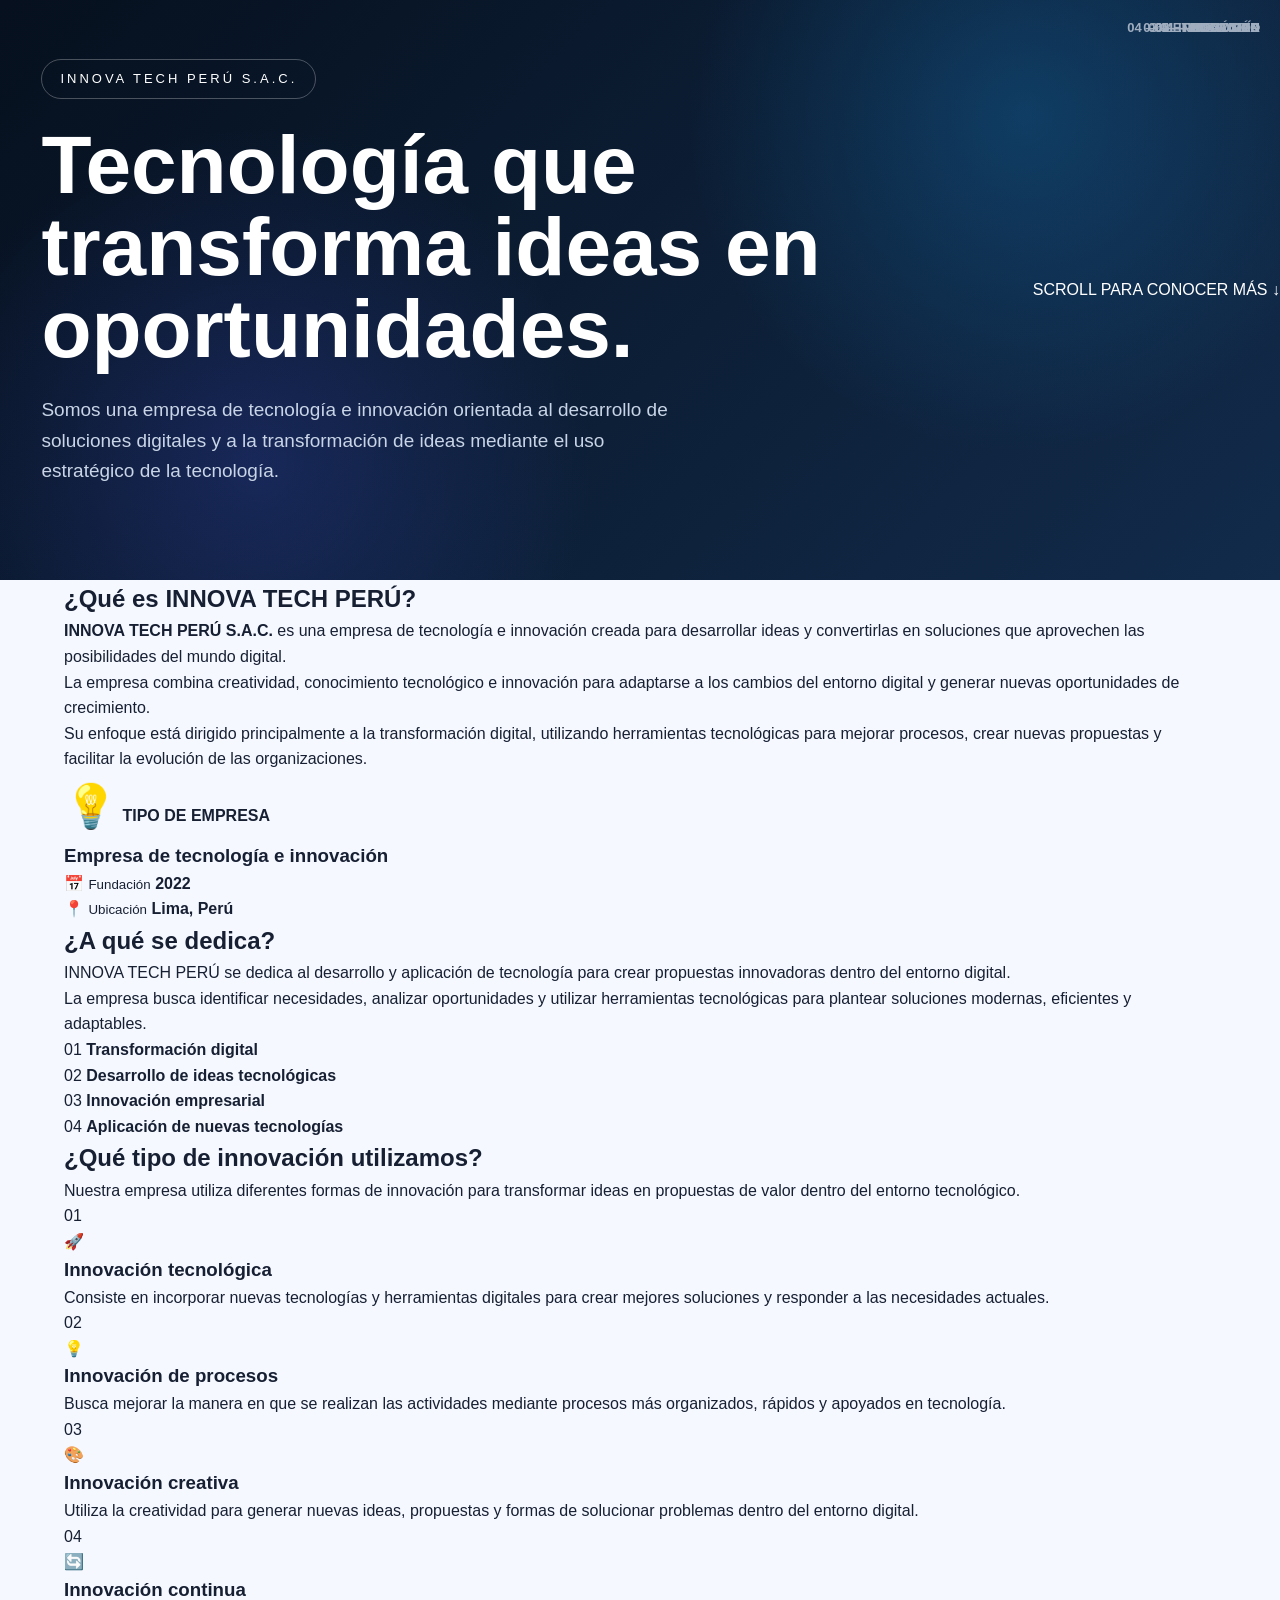
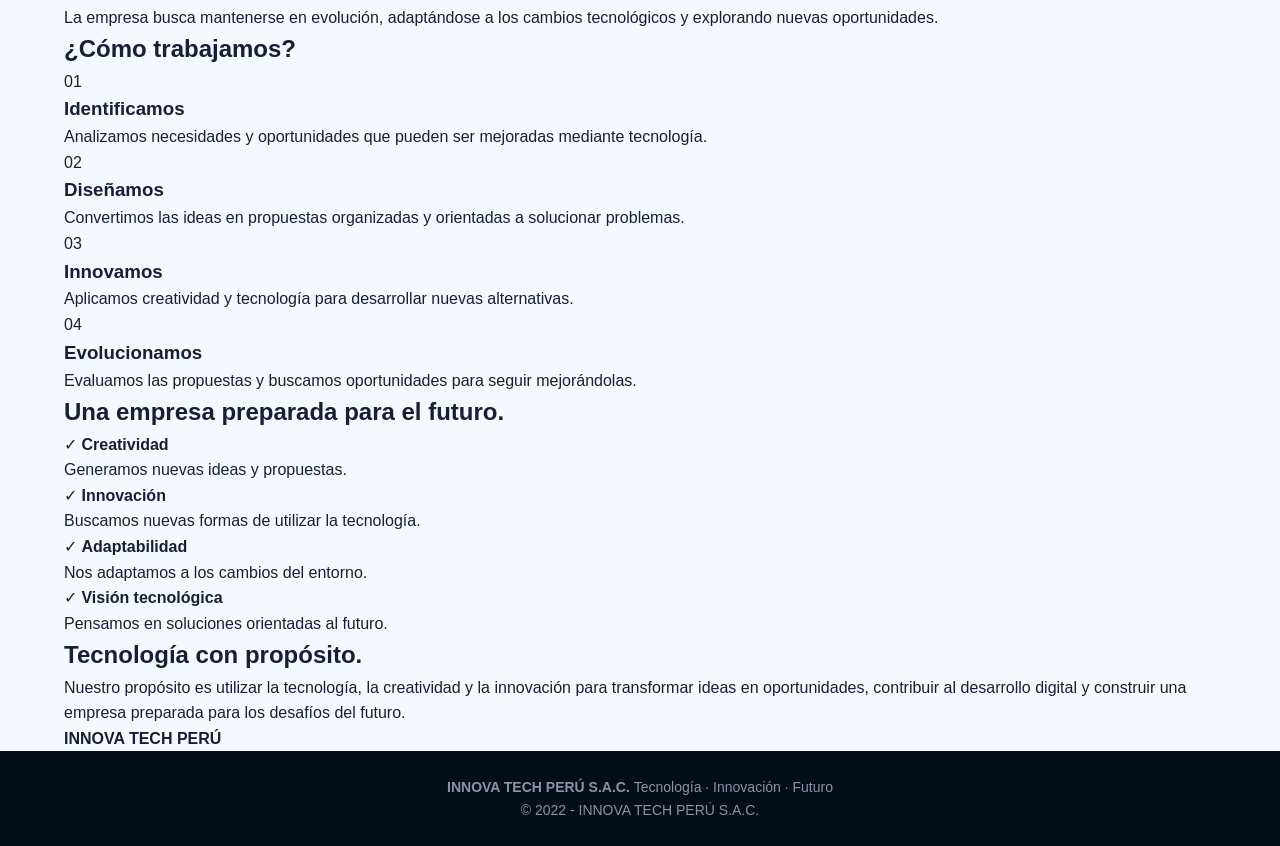
<file: tipo.html>
<!DOCTYPE html>
<html lang="es">

<head>

    <meta charset="UTF-8">

    <meta name="viewport" content="width=device-width, initial-scale=1.0">

    <title>INNOVA TECH PERÚ | Nuestra Empresa</title>

    <link rel="stylesheet" href="informacion.css">

</head>

<body>


    <!-- =========================================
         HERO
    ========================================== -->

    <header class="hero">

        <div class="hero-fondo"></div>

        <div class="hero-contenido">

            <span class="etiqueta">
                INNOVA TECH PERÚ S.A.C.
            </span>

            <h1>
                Tecnología que
                <span>transforma ideas</span>
                en oportunidades.
            </h1>

            <p>
                Somos una empresa de tecnología e innovación orientada
                al desarrollo de soluciones digitales y a la transformación
                de ideas mediante el uso estratégico de la tecnología.
            </p>


            </div>

        </div>

        <div class="hero-indicador">
            SCROLL PARA CONOCER MÁS
            <span>↓</span>
        </div>

    </header>


    <!-- =========================================
         RESUMEN DE LA EMPRESA
    ========================================== -->

    <section class="empresa" id="empresa">

        <div class="contenedor">

            <div class="seccion-cabecera">

                <span class="numero">
                    01 — RESUMEN
                </span>

                <h2>
                    ¿Qué es
                    <span>INNOVA TECH PERÚ?</span>
                </h2>

            </div>


            <div class="empresa-grid">

                <div class="empresa-texto">

                    <p class="texto-grande">

                        <strong>INNOVA TECH PERÚ S.A.C.</strong>
                        es una empresa de tecnología e innovación
                        creada para desarrollar ideas y convertirlas
                        en soluciones que aprovechen las posibilidades
                        del mundo digital.

                    </p>

                    <p>

                        La empresa combina creatividad, conocimiento
                        tecnológico e innovación para adaptarse a los
                        cambios del entorno digital y generar nuevas
                        oportunidades de crecimiento.

                    </p>

                    <p>

                        Su enfoque está dirigido principalmente a la
                        transformación digital, utilizando herramientas
                        tecnológicas para mejorar procesos, crear nuevas
                        propuestas y facilitar la evolución de las
                        organizaciones.

                    </p>

                </div>


                <div class="empresa-dato">

                    <div class="dato-principal">

                        <span class="icono">💡</span>

                        <strong>
                            TIPO DE EMPRESA
                        </strong>

                        <h3>
                            Empresa de
                            tecnología e innovación
                        </h3>

                    </div>

                    <div class="dato-linea"></div>

                    <div class="dato-mini">

                        <div>
                            <span>📅</span>
                            <small>Fundación</small>
                            <strong>2022</strong>
                        </div>

                        <div>
                            <span>📍</span>
                            <small>Ubicación</small>
                            <strong>Lima, Perú</strong>
                        </div>

                    </div>

                </div>

            </div>

        </div>

    </section>


    <!-- =========================================
         ¿A QUÉ SE DEDICA?
    ========================================== -->

    <section class="actividad">

        <div class="contenedor">

            <div class="actividad-grid">

                <div class="actividad-titulo">

                    <span class="numero">
                        02 — ACTIVIDAD
                    </span>

                    <h2>
                        ¿A qué se
                        <span>dedica?</span>
                    </h2>

                </div>


                <div class="actividad-texto">

                    <p>

                        INNOVA TECH PERÚ se dedica al desarrollo y
                        aplicación de tecnología para crear propuestas
                        innovadoras dentro del entorno digital.

                    </p>

                    <p>

                        La empresa busca identificar necesidades,
                        analizar oportunidades y utilizar herramientas
                        tecnológicas para plantear soluciones modernas,
                        eficientes y adaptables.

                    </p>

                    <div class="actividad-lista">

                        <div>
                            <span>01</span>
                            <strong>Transformación digital</strong>
                        </div>

                        <div>
                            <span>02</span>
                            <strong>Desarrollo de ideas tecnológicas</strong>
                        </div>

                        <div>
                            <span>03</span>
                            <strong>Innovación empresarial</strong>
                        </div>

                        <div>
                            <span>04</span>
                            <strong>Aplicación de nuevas tecnologías</strong>
                        </div>

                    </div>

                </div>

            </div>

        </div>

    </section>


    <!-- =========================================
         TIPO DE INNOVACIÓN
    ========================================== -->

    <section class="innovacion">

        <div class="contenedor">

            <div class="seccion-cabecera centro">

                <span class="numero">
                    03 — INNOVACIÓN
                </span>

                <h2>
                    ¿Qué tipo de
                    <span>innovación utilizamos?</span>
                </h2>

                <p>
                    Nuestra empresa utiliza diferentes formas de
                    innovación para transformar ideas en propuestas
                    de valor dentro del entorno tecnológico.
                </p>

            </div>


            <div class="innovacion-grid">


                <article class="innovacion-card">

                    <div class="card-numero">
                        01
                    </div>

                    <div class="card-icono">
                        🚀
                    </div>

                    <h3>
                        Innovación tecnológica
                    </h3>

                    <p>

                        Consiste en incorporar nuevas tecnologías
                        y herramientas digitales para crear mejores
                        soluciones y responder a las necesidades
                        actuales.

                    </p>

                </article>


                <article class="innovacion-card">

                    <div class="card-numero">
                        02
                    </div>

                    <div class="card-icono">
                        💡
                    </div>

                    <h3>
                        Innovación de procesos
                    </h3>

                    <p>

                        Busca mejorar la manera en que se realizan
                        las actividades mediante procesos más
                        organizados, rápidos y apoyados en tecnología.

                    </p>

                </article>


                <article class="innovacion-card">

                    <div class="card-numero">
                        03
                    </div>

                    <div class="card-icono">
                        🎨
                    </div>

                    <h3>
                        Innovación creativa
                    </h3>

                    <p>

                        Utiliza la creatividad para generar nuevas
                        ideas, propuestas y formas de solucionar
                        problemas dentro del entorno digital.

                    </p>

                </article>


                <article class="innovacion-card">

                    <div class="card-numero">
                        04
                    </div>

                    <div class="card-icono">
                        🔄
                    </div>

                    <h3>
                        Innovación continua
                    </h3>

                    <p>

                        La empresa busca mantenerse en evolución,
                        adaptándose a los cambios tecnológicos y
                        explorando nuevas oportunidades.

                    </p>

                </article>


            </div>

        </div>

    </section>


    <!-- =========================================
         CÓMO TRABAJAMOS
    ========================================== -->

    <section class="proceso">

        <div class="contenedor">

            <div class="seccion-cabecera">

                <span class="numero">
                    04 — METODOLOGÍA
                </span>

                <h2>
                    ¿Cómo trabajamos?
                </h2>

            </div>


            <div class="proceso-grid">


                <div class="proceso-item">

                    <span>01</span>

                    <div>
                        <h3>
                            Identificamos
                        </h3>

                        <p>
                            Analizamos necesidades y oportunidades
                            que pueden ser mejoradas mediante
                            tecnología.
                        </p>
                    </div>

                </div>


                <div class="proceso-item">

                    <span>02</span>

                    <div>
                        <h3>
                            Diseñamos
                        </h3>

                        <p>
                            Convertimos las ideas en propuestas
                            organizadas y orientadas a solucionar
                            problemas.
                        </p>
                    </div>

                </div>


                <div class="proceso-item">

                    <span>03</span>

                    <div>
                        <h3>
                            Innovamos
                        </h3>

                        <p>
                            Aplicamos creatividad y tecnología para
                            desarrollar nuevas alternativas.
                        </p>
                    </div>

                </div>


                <div class="proceso-item">

                    <span>04</span>

                    <div>
                        <h3>
                            Evolucionamos
                        </h3>

                        <p>
                            Evaluamos las propuestas y buscamos
                            oportunidades para seguir mejorándolas.
                        </p>
                    </div>

                </div>


            </div>

        </div>

    </section>


    <!-- =========================================
         CARACTERÍSTICAS
    ========================================== -->

    <section class="caracteristicas">

        <div class="contenedor">

            <div class="caracteristicas-grid">

                <div>

                    <span class="numero">
                        05 — IDENTIDAD
                    </span>

                    <h2>
                        Una empresa
                        preparada para
                        <span>el futuro.</span>
                    </h2>

                </div>


                <div class="caracteristicas-lista">

                    <div>
                        <span>✓</span>
                        <strong>Creatividad</strong>
                        <p>
                            Generamos nuevas ideas y propuestas.
                        </p>
                    </div>

                    <div>
                        <span>✓</span>
                        <strong>Innovación</strong>
                        <p>
                            Buscamos nuevas formas de utilizar
                            la tecnología.
                        </p>
                    </div>

                    <div>
                        <span>✓</span>
                        <strong>Adaptabilidad</strong>
                        <p>
                            Nos adaptamos a los cambios del entorno.
                        </p>
                    </div>

                    <div>
                        <span>✓</span>
                        <strong>Visión tecnológica</strong>
                        <p>
                            Pensamos en soluciones orientadas al futuro.
                        </p>
                    </div>

                </div>

            </div>

        </div>

    </section>


    <!-- =========================================
         PROPÓSITO
    ========================================== -->

    <section class="proposito">

        <div class="contenedor">

            <span class="numero">
                06 — PROPÓSITO
            </span>

            <h2>
                Tecnología con
                <span>propósito.</span>
            </h2>

            <p>

                Nuestro propósito es utilizar la tecnología,
                la creatividad y la innovación para transformar
                ideas en oportunidades, contribuir al desarrollo
                digital y construir una empresa preparada para
                los desafíos del futuro.

            </p>

            <div class="proposito-linea"></div>

            <strong>
                INNOVA TECH PERÚ
            </strong>

        </div>

    </section>


    <!-- =========================================
         FOOTER
    ========================================== -->

    <footer>

        <div class="footer-contenido">

            <strong>
                INNOVA TECH PERÚ S.A.C.
            </strong>

            <span>
                Tecnología · Innovación · Futuro
            </span>

            <p>
                © 2022 - INNOVA TECH PERÚ S.A.C.
            </p>

        </div>

    </footer>


</body>

</html>
</file>
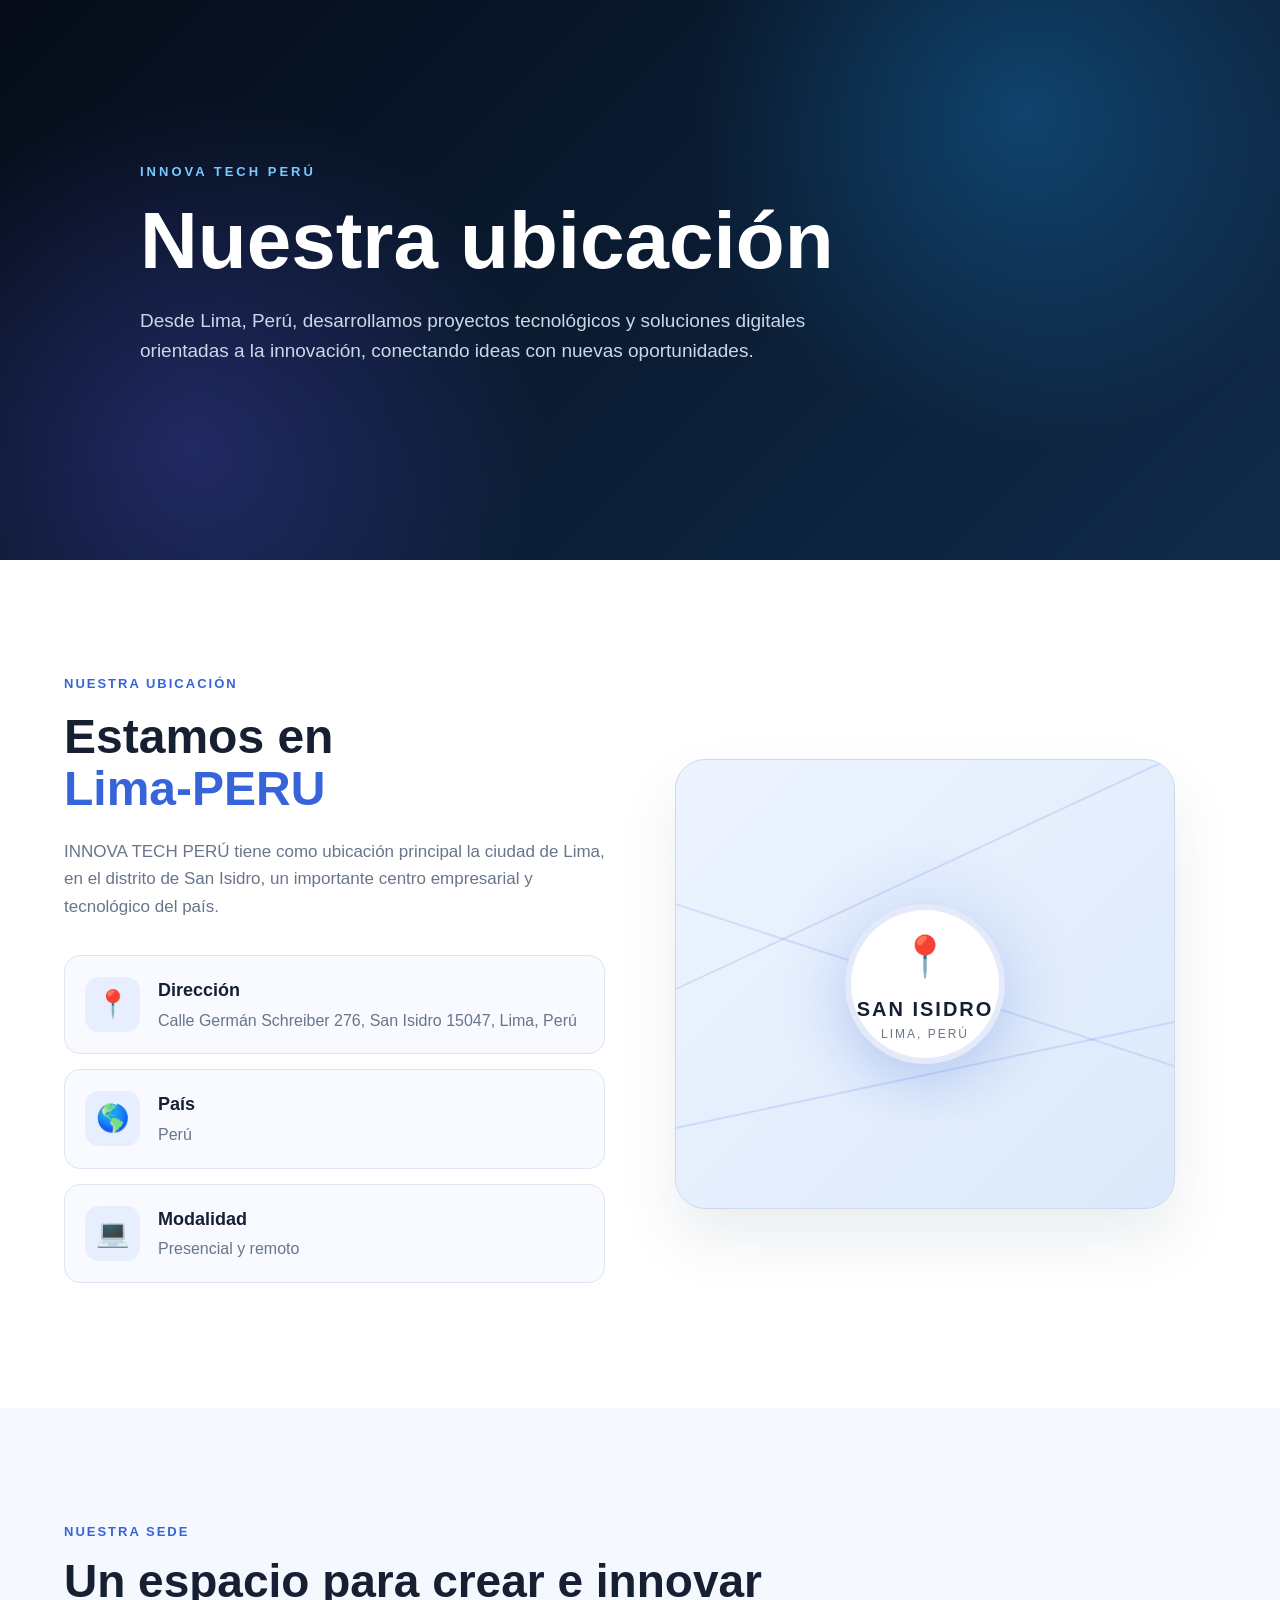
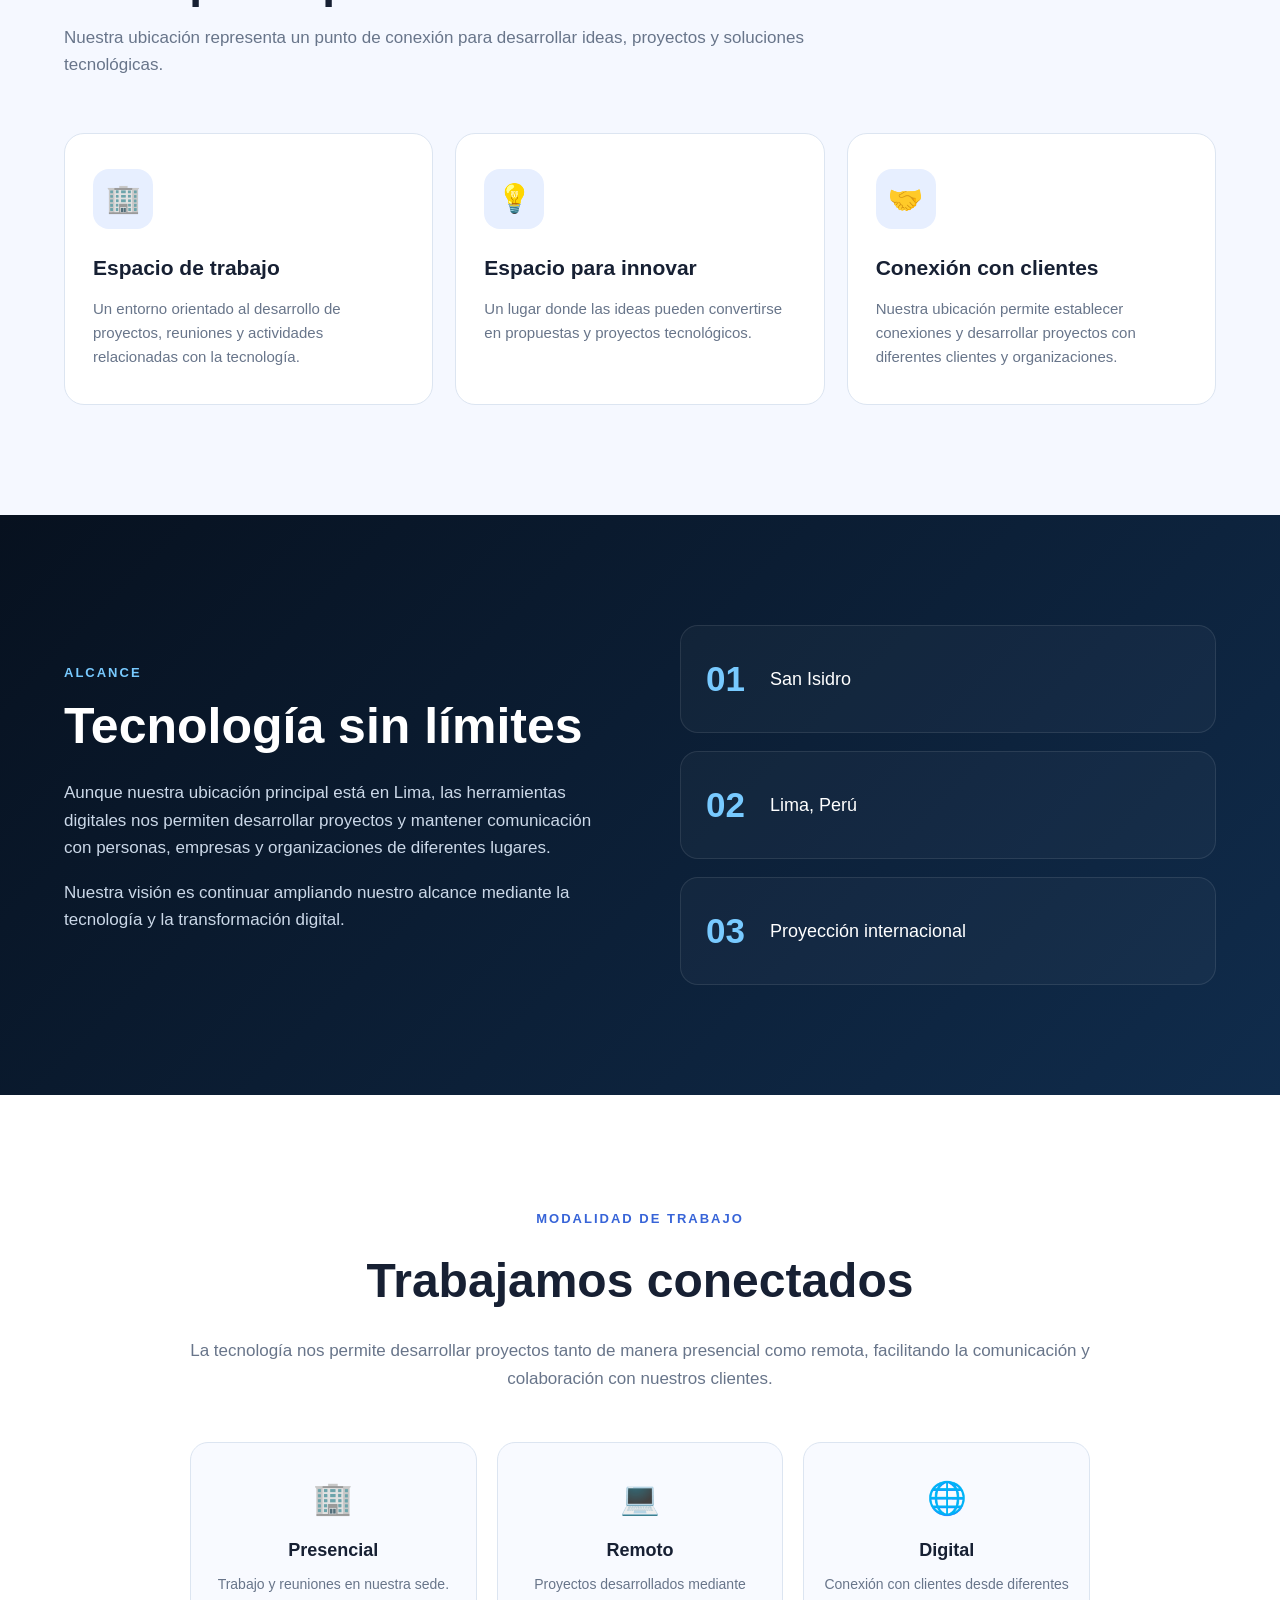
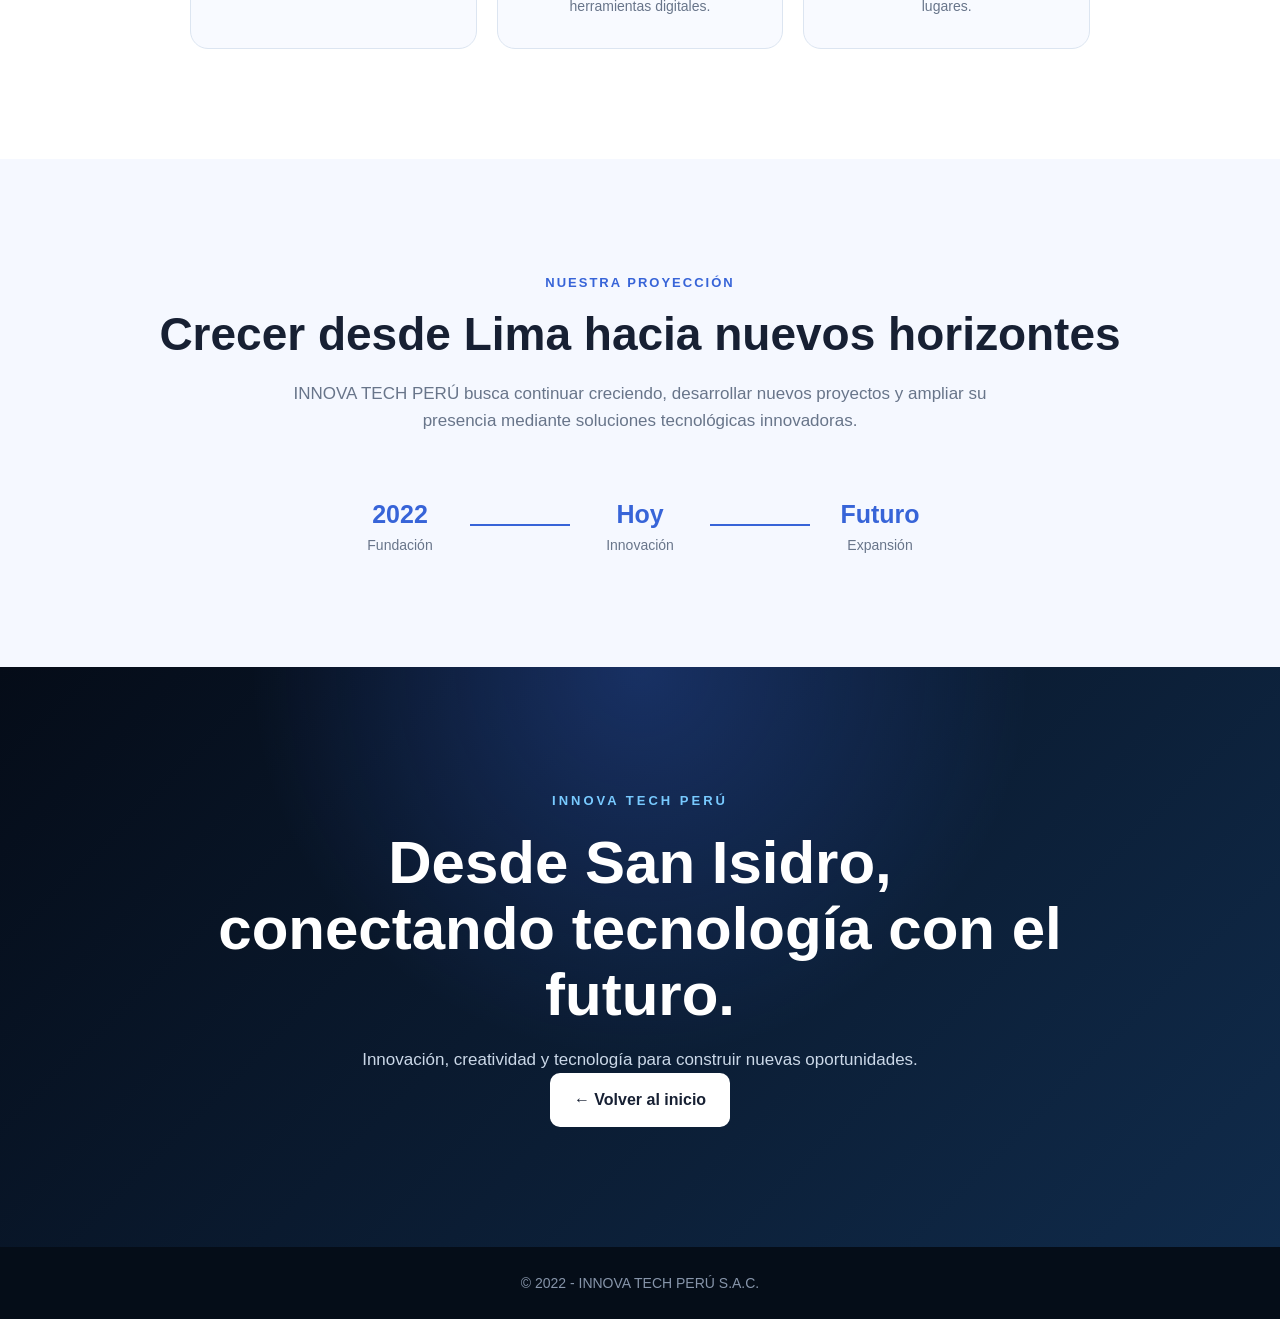
<file: ubicacion.html>
<!DOCTYPE html>
<html lang="es">

<head>

    <meta charset="UTF-8">

    <meta name="viewport" content="width=device-width, initial-scale=1.0">

    <title>INNOVA TECH PERÚ | Ubicación</title>

    <link rel="stylesheet" href="ubicacion.css">

</head>

<body>


    <!-- =================================
         HERO
    ================================== -->

    <header class="hero">

        <div class="hero-contenido">

            <span class="etiqueta">
                INNOVA TECH PERÚ
            </span>

            <h1>
                Nuestra ubicación
            </h1>

            <p>
                Desde Lima, Perú, desarrollamos proyectos tecnológicos
                y soluciones digitales orientadas a la innovación,
                conectando ideas con nuevas oportunidades.
            </p>


        </div>

    </header>


    <!-- =================================
         UBICACIÓN PRINCIPAL
    ================================== -->

    <section class="ubicacion-principal">

        <div class="contenedor">

            <div class="ubicacion-grid">


                <!-- INFORMACIÓN -->

                <div class="ubicacion-info">

                    <span class="numero-seccion">
                        NUESTRA UBICACIÓN
                    </span>

                    <h2>
                        Estamos en
                        <strong>Lima-PERU</strong>
                    </h2>

                    <p>
                        INNOVA TECH PERÚ tiene como ubicación principal
                        la ciudad de Lima, en el distrito de San Isidro,
                        un importante centro empresarial y tecnológico
                        del país.
                    </p>


                    <!-- DIRECCIÓN -->

                    <div class="ubicacion-dato">

                        <span class="dato-icono">
                            📍
                        </span>

                        <div>

                            <h3>
                                Dirección
                            </h3>

                            <p>
                                Calle Germán Schreiber 276,
                                San Isidro 15047, Lima, Perú
                            </p>

                        </div>

                    </div>


                    <!-- PAÍS -->

                    <div class="ubicacion-dato">

                        <span class="dato-icono">
                            🌎
                        </span>

                        <div>

                            <h3>
                                País
                            </h3>

                            <p>
                                Perú
                            </p>

                        </div>

                    </div>


                    <!-- MODALIDAD -->

                    <div class="ubicacion-dato">

                        <span class="dato-icono">
                            💻
                        </span>

                        <div>

                            <h3>
                                Modalidad
                            </h3>

                            <p>
                                Presencial y remoto
                            </p>

                        </div>

                    </div>

                </div>


                <!-- =================================
                     MAPA CLICKEABLE
                ================================= -->

                <a
                    href="https://www.google.com/maps/search/?api=1&query=Calle+Germán+Schreiber+276,+San+Isidro+15047,+Lima,+Perú"
                    target="_blank"
                    rel="noopener noreferrer"
                    class="mapa-contenedor"
                    aria-label="Abrir Calle Germán Schreiber 276, San Isidro, Lima en Google Maps"
                >

                    <div class="mapa">

                        <div class="linea linea-1"></div>

                        <div class="linea linea-2"></div>

                        <div class="linea linea-3"></div>


                        <div class="punto-central">

                            <span>
                                📍
                            </span>

                            <strong>
                                SAN ISIDRO
                            </strong>

                            <small>
                                LIMA, PERÚ
                            </small>

                        </div>


                        <!-- INDICACIÓN AL PASAR EL MOUSE -->

                        <div class="mapa-indicacion">
                            📍 Ver Calle Germán Schreiber 276 en Google Maps
                        </div>

                    </div>

                </a>

            </div>

        </div>

    </section>


    <!-- =================================
         NUESTRA SEDE
    ================================== -->

    <section class="sede">

        <div class="contenedor">

            <div class="titulo-seccion">

                <span>
                    NUESTRA SEDE
                </span>

                <h2>
                    Un espacio para crear e innovar
                </h2>

                <p>
                    Nuestra ubicación representa un punto de conexión
                    para desarrollar ideas, proyectos y soluciones
                    tecnológicas.
                </p>

            </div>


            <div class="sede-grid">


                <article class="sede-card">

                    <div class="sede-icono">
                        🏢
                    </div>

                    <h3>
                        Espacio de trabajo
                    </h3>

                    <p>
                        Un entorno orientado al desarrollo de proyectos,
                        reuniones y actividades relacionadas con la
                        tecnología.
                    </p>

                </article>


                <article class="sede-card">

                    <div class="sede-icono">
                        💡
                    </div>

                    <h3>
                        Espacio para innovar
                    </h3>

                    <p>
                        Un lugar donde las ideas pueden convertirse
                        en propuestas y proyectos tecnológicos.
                    </p>

                </article>


                <article class="sede-card">

                    <div class="sede-icono">
                        🤝
                    </div>

                    <h3>
                        Conexión con clientes
                    </h3>

                    <p>
                        Nuestra ubicación permite establecer conexiones
                        y desarrollar proyectos con diferentes clientes
                        y organizaciones.
                    </p>

                </article>

            </div>

        </div>

    </section>


    <!-- =================================
         ALCANCE
    ================================== -->

    <section class="alcance">

        <div class="contenedor">

            <div class="alcance-grid">


                <div class="alcance-texto">

                    <span>
                        ALCANCE
                    </span>

                    <h2>
                        Tecnología sin límites
                    </h2>

                    <p>
                        Aunque nuestra ubicación principal está en Lima,
                        las herramientas digitales nos permiten desarrollar
                        proyectos y mantener comunicación con personas,
                        empresas y organizaciones de diferentes lugares.
                    </p>

                    <p>
                        Nuestra visión es continuar ampliando nuestro
                        alcance mediante la tecnología y la transformación
                        digital.
                    </p>

                </div>


                <div class="alcance-numeros">

                    <div class="numero-card">

                        <strong>
                            01
                        </strong>

                        <span>
                            San Isidro
                        </span>

                    </div>


                    <div class="numero-card">

                        <strong>
                            02
                        </strong>

                        <span>
                            Lima, Perú
                        </span>

                    </div>


                    <div class="numero-card">

                        <strong>
                            03
                        </strong>

                        <span>
                            Proyección internacional
                        </span>

                    </div>

                </div>

            </div>

        </div>

    </section>


    <!-- =================================
         TRABAJO REMOTO
    ================================== -->

    <section class="remoto">

        <div class="contenedor">

            <div class="remoto-contenido">

                <span>
                    MODALIDAD DE TRABAJO
                </span>

                <h2>
                    Trabajamos conectados
                </h2>

                <p>
                    La tecnología nos permite desarrollar proyectos
                    tanto de manera presencial como remota, facilitando
                    la comunicación y colaboración con nuestros clientes.
                </p>


                <div class="modalidades">


                    <div class="modalidad">

                        <span>
                            🏢
                        </span>

                        <strong>
                            Presencial
                        </strong>

                        <p>
                            Trabajo y reuniones en nuestra sede.
                        </p>

                    </div>


                    <div class="modalidad">

                        <span>
                            💻
                        </span>

                        <strong>
                            Remoto
                        </strong>

                        <p>
                            Proyectos desarrollados mediante
                            herramientas digitales.
                        </p>

                    </div>


                    <div class="modalidad">

                        <span>
                            🌐
                        </span>

                        <strong>
                            Digital
                        </strong>

                        <p>
                            Conexión con clientes desde diferentes lugares.
                        </p>

                    </div>

                </div>

            </div>

        </div>

    </section>


    <!-- =================================
         PROYECCIÓN
    ================================== -->

    <section class="proyeccion">

        <div class="contenedor">

            <div class="proyeccion-contenido">

                <span>
                    NUESTRA PROYECCIÓN
                </span>

                <h2>
                    Crecer desde Lima hacia nuevos horizontes
                </h2>

                <p>
                    INNOVA TECH PERÚ busca continuar creciendo,
                    desarrollar nuevos proyectos y ampliar su
                    presencia mediante soluciones tecnológicas
                    innovadoras.
                </p>


                <div class="proyeccion-linea">

                    <div>

                        <strong>
                            2022
                        </strong>

                        <span>
                            Fundación
                        </span>

                    </div>


                    <div class="linea-tiempo"></div>


                    <div>

                        <strong>
                            Hoy
                        </strong>

                        <span>
                            Innovación
                        </span>

                    </div>


                    <div class="linea-tiempo"></div>


                    <div>

                        <strong>
                            Futuro
                        </strong>

                        <span>
                            Expansión
                        </span>

                    </div>

                </div>

            </div>

        </div>

    </section>


    <!-- =================================
         FRASE FINAL
    ================================== -->

    <section class="frase-final">

        <div>

            <span>
                INNOVA TECH PERÚ
            </span>

            <h2>
                Desde San Isidro,
                conectando tecnología con el futuro.
            </h2>

            <p>
                Innovación, creatividad y tecnología para construir
                nuevas oportunidades.
            </p>

            
            <a href="index.html" class="btn-volver">
                ← Volver al inicio
            </a>
        </div>

    </section>


    <!-- =================================
         FOOTER
    ================================== -->

    <footer>

        <p>
            © 2022 - INNOVA TECH PERÚ S.A.C.
        </p>

    </footer>


</body>

</html>
</file>
<file: estilos.css>
/* =====================================================
   CONFIGURACIÓN GENERAL
===================================================== */

* {
    margin: 0;
    padding: 0;
    box-sizing: border-box;
}

html {
    scroll-behavior: smooth;
}

body {
    font-family: "Poppins", sans-serif;
    background: #f5f7ff;
    color: #172033;
    line-height: 1.6;
}

a {
    text-decoration: none;
    color: inherit;
}

.contenedor {
    width: 90%;
    max-width: 1150px;
    margin: auto;
}


/* =====================================================
   HEADER
===================================================== */

.header {
    position: sticky;
    top: 0;
    z-index: 1000;

    background: rgba(12, 18, 36, 0.95);
    backdrop-filter: blur(15px);

    color: white;
    border-bottom: 1px solid rgba(255,255,255,0.1);
}

.nav {
    min-height: 80px;

    display: flex;
    justify-content: space-between;
    align-items: center;
}


/* LOGO */

.logo {
    display: flex;
    align-items: center;
    gap: 12px;
}

.logo-icon {
    width: 45px;
    height: 45px;

    display: flex;
    align-items: center;
    justify-content: center;

    border-radius: 12px;

    background: linear-gradient(135deg, #00d4ff, #7357ff);

    font-size: 16px;
    font-weight: 800;
}

.logo h2 {
    font-size: 16px;
    line-height: 1;
}

.logo span {
    font-size: 10px;
    letter-spacing: 3px;
    color: #00d4ff;
}


/* MENÚ */

nav {
    display: flex;
    gap: 25px;
}

nav a {
    color: #dce3f4;
    font-size: 13px;
    transition: 0.3s;
}

nav a:hover {
    color: #00d4ff;
}


/* =====================================================
   HERO
===================================================== */

.hero {
    min-height: 650px;

    display: flex;
    align-items: center;
    justify-content: space-between;
    gap: 50px;

    padding: 100px 8%;

    color: white;

    background:
        radial-gradient(circle at 80% 20%, rgba(0,212,255,0.25), transparent 30%),
        radial-gradient(circle at 20% 80%, rgba(115,87,255,0.25), transparent 30%),
        linear-gradient(135deg, #0c1224, #171f3c);
}

.hero-contenido {
    max-width: 650px;
}

.etiqueta {
    display: inline-block;

    padding: 8px 15px;
    margin-bottom: 20px;

    border: 1px solid rgba(0,212,255,0.4);
    border-radius: 50px;

    color: #00d4ff;

    font-size: 11px;
    letter-spacing: 2px;
}

.hero h1 {
    font-size: clamp(40px, 6vw, 70px);
    line-height: 1.05;
    margin-bottom: 25px;
}

.hero h1 span {
    color: #00d4ff;
}

.hero p {
    max-width: 600px;

    color: #bdc7dc;
    font-size: 16px;
}

.botones {
    display: flex;
    gap: 15px;
    margin-top: 35px;
}

.btn {
    padding: 13px 25px;
    border-radius: 10px;

    font-weight: 600;
    font-size: 14px;

    transition: 0.3s;
}

.btn.principal {
    background: #00d4ff;
    color: #07111f;
}

.btn.principal:hover {
    transform: translateY(-3px);
}

.btn.secundario {
    border: 1px solid #52617d;
    color: white;
}

.btn.secundario:hover {
    border-color: #00d4ff;
    color: #00d4ff;
}


/* HERO CARD */

.hero-card {
    width: 350px;

    padding: 35px;

    background: rgba(255,255,255,0.08);

    border: 1px solid rgba(255,255,255,0.12);
    border-radius: 25px;

    backdrop-filter: blur(10px);

    box-shadow: 0 25px 60px rgba(0,0,0,0.3);
}

.icono-grande {
    font-size: 60px;
    margin-bottom: 20px;
}

.hero-card h3 {
    font-size: 25px;
}

.hero-card p {
    margin: 10px 0 30px;
}

.datos {
    display: flex;
    justify-content: space-between;
}

.datos div {
    display: flex;
    flex-direction: column;
}

.datos strong {
    color: #00d4ff;
    font-size: 22px;
}

.datos small {
    color: #aab4ca;
}


/* =====================================================
   TÍTULOS
===================================================== */

.titulo-seccion {
    margin-bottom: 45px;
}

.titulo-seccion span {
    color: #7357ff;

    font-size: 12px;
    font-weight: 700;

    letter-spacing: 2px;
}

.titulo-seccion h2 {
    max-width: 700px;

    margin-top: 10px;

    font-size: clamp(30px, 4vw, 45px);
    line-height: 1.15;
}

.titulo-seccion p {
    margin-top: 15px;
    color: #667085;
}

.centro {
    text-align: center;
}

.centro h2 {
    margin-left: auto;
    margin-right: auto;
}


/* =====================================================
   INFORMACIÓN GENERAL
===================================================== */

.informacion {
    padding: 100px 0;
    background: white;
}

.info-grid {
    display: grid;
    grid-template-columns: repeat(4, 1fr);
    gap: 20px;
}

.info-card {
    padding: 30px;

    border-radius: 18px;

    background: #f6f8ff;

    border: 1px solid #e6eaff;

    transition: 0.3s;
}

.info-card:hover {
    transform: translateY(-6px);

    box-shadow: 0 15px 35px rgba(40,50,100,0.1);
}

.info-card > span {
    font-size: 35px;
}

.info-card h3 {
    margin-top: 15px;
    font-size: 17px;
}

.info-card p {
    color: #68738b;
    font-size: 14px;
}


/* =====================================================
   NOSOTROS
===================================================== */

.nosotros {
    padding: 110px 0;
}

.nosotros-grid {
    display: grid;
    grid-template-columns: 1fr 1fr;
    gap: 80px;
    align-items: center;
}

.nosotros-imagen {
    min-height: 500px;

    display: flex;
    align-items: center;
    justify-content: center;

    border-radius: 30px;

    background:
        radial-gradient(circle at 50% 20%, #00d4ff, transparent 20%),
        linear-gradient(145deg, #11182d, #28365f);

    overflow: hidden;
}

.imagen-fondo {
    text-align: center;
    color: white;
}

.imagen-fondo span {
    display: block;
    font-size: 120px;
    margin-bottom: 20px;
}

.imagen-fondo h3 {
    font-size: 25px;
}

.nosotros-texto p {
    margin-bottom: 20px;
    color: #667085;
}

.estadisticas {
    display: flex;
    gap: 35px;
    margin-top: 35px;
}

.estadisticas div {
    display: flex;
    flex-direction: column;
}

.estadisticas strong {
    color: #7357ff;
    font-size: 30px;
}

.estadisticas span {
    color: #697386;
    font-size: 12px;
}


/* =====================================================
   MISIÓN VISIÓN VALORES
===================================================== */

.mision {
    padding: 100px 0;

    background: #10172b;
    color: white;
}

.mvv-grid {
    display: grid;
    grid-template-columns: repeat(3, 1fr);
    gap: 25px;
}

.mvv-card {
    padding: 35px;

    border: 1px solid rgba(255,255,255,0.1);
    border-radius: 20px;

    background: rgba(255,255,255,0.05);
}

.mvv-icon {
    font-size: 45px;
    margin-bottom: 20px;
}

.mvv-card h3 {
    font-size: 24px;
    margin-bottom: 15px;
}

.mvv-card p {
    color: #aeb8cf;
    font-size: 14px;
}

.mvv-card ul {
    list-style: none;
    color: #aeb8cf;
}

.mvv-card li {
    padding: 6px 0;
}

.mvv-card li::before {
    content: "✓";
    color: #00d4ff;
    margin-right: 10px;
}


/* =====================================================
   SERVICIOS
===================================================== */

.servicios {
    padding: 110px 0;
    background: white;
}

.servicios-grid {
    display: grid;
    grid-template-columns: repeat(3, 1fr);
    gap: 25px;
}

.servicio-card {
    position: relative;

    padding: 35px;

    min-height: 270px;

    border: 1px solid #e5e9f5;
    border-radius: 20px;

    background: white;

    overflow: hidden;

    transition: 0.3s;
}

.servicio-card:hover {
    transform: translateY(-8px);

    border-color: #00d4ff;

    box-shadow: 0 20px 45px rgba(30,40,90,0.12);
}

.servicio-icon {
    width: 60px;
    height: 60px;

    display: flex;
    align-items: center;
    justify-content: center;

    border-radius: 15px;

    background: #edfaff;

    font-size: 28px;

    margin-bottom: 25px;
}

.servicio-card h3 {
    margin-bottom: 12px;
    font-size: 20px;
}

.servicio-card p {
    color: #707a90;
    font-size: 14px;
}

.servicio-numero {
    position: absolute;
    right: 20px;
    bottom: 15px;

    color: #edf0f8;

    font-size: 55px;
    font-weight: 800;
}


/* =====================================================
   PÚBLICO OBJETIVO
===================================================== */

.publico {
    padding: 100px 0;
    background: #f1f4ff;
}

.publico-grid {
    display: grid;
    grid-template-columns: 1fr 1fr;
    gap: 80px;
    align-items: center;
}

.publico p {
    color: #667085;
}

.publico-lista {
    display: grid;
    grid-template-columns: 1fr 1fr;
    gap: 15px;
}

.publico-lista div {
    padding: 25px;

    background: white;

    border-radius: 15px;

    font-weight: 600;

    box-shadow: 0 8px 25px rgba(30,40,80,0.06);
}


/* =====================================================
   HISTORIA
===================================================== */

.historia {
    padding: 110px 0;
    background: white;
}

.timeline {
    max-width: 800px;
    margin: auto;

    border-left: 2px solid #dce3f4;
}

.timeline-item {
    position: relative;

    display: grid;
    grid-template-columns: 120px 1fr;

    gap: 30px;

    padding: 0 0 45px 40px;
}

.timeline-item::before {
    content: "";

    position: absolute;

    left: -8px;
    top: 4px;

    width: 14px;
    height: 14px;

    border-radius: 50%;

    background: #00d4ff;

    border: 4px solid white;

    box-shadow: 0 0 0 2px #00d4ff;
}

.timeline-año {
    color: #7357ff;

    font-weight: 800;
    font-size: 20px;
}

.timeline-contenido h3 {
    margin-bottom: 8px;
}

.timeline-contenido p {
    color: #707a90;
    font-size: 14px;
}


/* =====================================================
   GALERÍA
===================================================== */

.galeria {
    padding: 110px 0;
    background: #f5f7ff;
}

.galeria-grid {
    display: grid;

    grid-template-columns: repeat(4, 1fr);

    grid-auto-rows: 230px;

    gap: 18px;
}

.galeria-item {
    display: flex;
    align-items: center;
    justify-content: center;

    border-radius: 20px;

    color: white;

    background:
        radial-gradient(circle at 50% 30%, rgba(0,212,255,0.5), transparent 25%),
        linear-gradient(145deg, #11182d, #33446f);

    text-align: center;

    transition: 0.3s;
}

.galeria-item:hover {
    transform: scale(1.02);
}

.galeria-item.grande {
    grid-column: span 2;
    grid-row: span 2;
}

.galeria-item span {
    font-size: 55px;
}

.galeria-item h3 {
    margin-top: 10px;
}


/* =====================================================
   CONTACTO
===================================================== */

.contacto {
    padding: 110px 0;

    background:
        linear-gradient(135deg, #10172b, #1c2850);

    color: white;
}

.contacto-grid {
    display: grid;
    grid-template-columns: 1fr 1fr;
    gap: 80px;
    align-items: start;
}

.contacto-info > p {
    color: #b9c2d6;
    margin-bottom: 35px;
}

.dato-contacto {
    display: flex;
    gap: 15px;
    margin: 20px 0;
}

.dato-contacto > span {
    font-size: 25px;
}

.dato-contacto strong {
    font-size: 14px;
}

.dato-contacto p {
    color: #aeb8ce;
    font-size: 13px;
}

.redes {
    display: flex;
    flex-wrap: wrap;
    gap: 10px;
    margin-top: 30px;
}

.redes a {
    padding: 8px 14px;

    border: 1px solid #445171;

    border-radius: 50px;

    font-size: 12px;

    transition: 0.3s;
}

.redes a:hover {
    border-color: #00d4ff;
    color: #00d4ff;
}


/* FORMULARIO */

.formulario {
    padding: 35px;

    background: white;

    color: #172033;

    border-radius: 22px;
}

.formulario h3 {
    margin-bottom: 25px;
    font-size: 25px;
}

.formulario label {
    display: block;

    margin: 15px 0 7px;

    font-size: 12px;
    font-weight: 600;
}

.formulario input,
.formulario textarea {
    width: 100%;

    padding: 13px 15px;

    border: 1px solid #dce2ef;
    border-radius: 10px;

    outline: none;

    font-family: inherit;

    transition: 0.3s;
}

.formulario input:focus,
.formulario textarea:focus {
    border-color: #00bfe8;

    box-shadow: 0 0 0 3px rgba(0,212,255,0.1);
}

.formulario textarea {
    resize: vertical;
}

.formulario button {
    width: 100%;

    margin-top: 20px;

    padding: 14px;

    border: none;
    border-radius: 10px;

    background: #10172b;
    color: white;

    font-family: inherit;
    font-weight: 600;

    cursor: pointer;

    transition: 0.3s;
}

.formulario button:hover {
    background: #00bfe8;
    color: #07111f;
}


/* =====================================================
   FOOTER
===================================================== */

footer {
    padding: 45px 0;

    background: #090e1c;

    color: white;
}

.footer-contenido {
    text-align: center;
}

.footer-contenido .logo {
    justify-content: center;
}

.footer-contenido > p {
    margin-top: 20px;
    color: #8d98af;
    font-size: 13px;
}

.footer-line {
    width: 100%;
    height: 1px;

    margin: 30px 0;

    background: #242c40;
}

.copyright {
    font-size: 12px !important;
}

.docente {
    color: #00d4ff !important;
}


/* =====================================================
   RESPONSIVE - TABLET
===================================================== */

@media (max-width: 900px) {

    nav {
        gap: 12px;
    }

    nav a {
        font-size: 11px;
    }

    .hero {
        padding: 80px 6%;
    }

    .hero-card {
        width: 300px;
    }

    .info-grid {
        grid-template-columns: repeat(2, 1fr);
    }

    .servicios-grid {
        grid-template-columns: repeat(2, 1fr);
    }

    .mvv-grid {
        grid-template-columns: 1fr;
    }

}


/* =====================================================
   RESPONSIVE - CELULAR
===================================================== */

@media (max-width: 700px) {

    .nav {
        flex-direction: column;
        gap: 15px;

        padding: 15px 0;
    }

    nav {
        flex-wrap: wrap;
        justify-content: center;
    }

    .hero {
        flex-direction: column;

        text-align: center;

        padding: 70px 5%;
    }

    .hero-card {
        width: 100%;
        max-width: 400px;
    }

    .botones {
        justify-content: center;
        flex-wrap: wrap;
    }

    .info-grid,
    .servicios-grid,
    .mvv-grid,
    .nosotros-grid,
    .publico-grid,
    .contacto-grid {
        grid-template-columns: 1fr;
    }

    .nosotros-grid,
    .publico-grid,
    .contacto-grid {
        gap: 45px;
    }

    .nosotros-imagen {
        min-height: 350px;
    }

    .estadisticas {
        justify-content: space-between;
        gap: 10px;
    }

    .estadisticas strong {
        font-size: 24px;
    }

    .publico-lista {
        grid-template-columns: 1fr;
    }

    .timeline-item {
        grid-template-columns: 1fr;
        gap: 5px;
    }

    .galeria-grid {
        grid-template-columns: 1fr 1fr;
    }

    .galeria-item.grande {
        grid-column: span 2;
        grid-row: span 1;
    }

}
</file>
<file: año.css>
* {
    margin: 0;
    padding: 0;
    box-sizing: border-box;
}

html {
    scroll-behavior: smooth;
}

body {
    font-family: Arial, Helvetica, sans-serif;
    background: #f4f7fb;
    color: #172033;
    line-height: 1.6;
}

.contenedor {
    width: 90%;
    max-width: 1200px;
    margin: auto;
}


/* ================================
   HERO
================================ */

.hero {
    min-height: 540px;
    display: flex;
    align-items: center;
    color: white;

    background:
        radial-gradient(
            circle at 80% 20%,
            #168bd855,
            transparent 30%
        ),
        radial-gradient(
            circle at 15% 80%,
            #635bff44,
            transparent 30%
        ),
        linear-gradient(
            135deg,
            #050c18,
            #102b4b
        );
}

.hero-contenido {
    width: 90%;
    max-width: 1000px;
    margin: auto;
}

.etiqueta {
    display: inline-block;
    color: #76c8ff;
    font-size: 13px;
    font-weight: bold;
    letter-spacing: 3px;
    margin-bottom: 15px;
}

.año-grande {
    font-size: clamp(80px, 13vw, 150px);
    font-weight: 900;
    line-height: .9;

    background: linear-gradient(
        90deg,
        #ffffff,
        #5bbcff
    );

    -webkit-background-clip: text;
    background-clip: text;
    -webkit-text-fill-color: transparent;

    margin-bottom: 20px;
}

.hero h1 {
    font-size: clamp(40px, 6vw, 68px);
    line-height: 1.05;
    max-width: 850px;
    margin-bottom: 20px;
}

.hero p {
    max-width: 680px;
    color: #c8d6e8;
    font-size: 18px;
    margin-bottom: 30px;
}


/* ================================
   BOTÓN
================================ */

.btn-volver {
    display: inline-block;
    padding: 14px 26px;
    background: white;
    color: #10223b;
    text-decoration: none;
    font-weight: bold;
    border-radius: 8px;
    transition: .3s;
}

.btn-volver:hover {
    transform: translateY(-5px);
    box-shadow:
        0 15px 30px #0004;
}


/* ================================
   PRESENTACIÓN 2022 + IMAGEN
================================ */

.presentacion {
    padding: 110px 0;
    background: white;
}

.presentacion-grid {
    display: grid;
    grid-template-columns: 1fr 1fr;
    gap: 70px;
    align-items: center;
}


/* ================================
   IMAGEN
================================ */

.imagen-empresa {
    height: 400px;
}

.imagen-placeholder {
    width: 100%;
    height: 100%;

    display: flex;
    flex-direction: column;
    justify-content: center;
    align-items: center;
    text-align: center;

    border-radius: 25px;

    background:
        linear-gradient(
            135deg,
            #dce8f7,
            #b8cce5
        );

    border: 2px dashed #829bc0;

    color: #53647b;

    transition: .4s;
}

.imagen-placeholder:hover {
    transform: scale(1.02);

    box-shadow:
        0 25px 50px #1e355522;
}


/* IMAGEN DENTRO DEL CONTENEDOR */

.imagen-placeholder img {
    width: 100%;
    height: 100%;
    object-fit: cover;

    display: block;

    border-radius: 23px;

    transition: transform .4s;
}

.imagen-placeholder:hover img {
    transform: scale(1.03);
}

.imagen-placeholder span {
    font-size: 80px;
    margin-bottom: 15px;
}

.imagen-placeholder h3 {
    font-size: 24px;
    margin-bottom: 8px;
}

.imagen-placeholder p {
    font-size: 15px;
}


/* ================================
   RESUMEN
================================ */

.etiqueta-seccion {
    color: #3764d8;
    font-size: 13px;
    font-weight: bold;
    letter-spacing: 2px;
}

.año-resumen {
    font-size: 70px;
    font-weight: 900;
    line-height: 1;
    margin: 18px 0;
    color: #3764d8;
}

.resumen h2 {
    font-size: 42px;
    line-height: 1.1;
    margin-bottom: 22px;
}

.resumen p {
    color: #64748b;
    margin-bottom: 17px;
    font-size: 16px;
}


/* ================================
   PREGUNTAS
================================ */

.introduccion {
    padding: 110px 0;
    background: #f4f7fb;
}

.titulo-seccion {
    max-width: 800px;
    margin-bottom: 55px;
}

.titulo-seccion span {
    color: #3764d8;
    font-size: 13px;
    font-weight: bold;
    letter-spacing: 2px;
}

.titulo-seccion h2 {
    font-size: 45px;
    line-height: 1.1;
    margin: 12px 0 18px;
}

.titulo-seccion p {
    color: #68758a;
    font-size: 17px;
}


/* ================================
   GRID DE PREGUNTAS
================================ */

.informacion-grid {
    display: grid;
    grid-template-columns: repeat(2, 1fr);
    gap: 25px;
}


/* ================================
   TARJETAS
================================ */

.info-item {
    position: relative;

    display: flex;
    gap: 22px;

    padding: 32px;

    background: white;

    border: 1px solid #dce5f1;
    border-radius: 20px;

    overflow: hidden;

    transition:
        transform .35s,
        box-shadow .35s,
        border-color .35s;
}

.info-item::before {
    content: "";

    position: absolute;

    width: 130px;
    height: 130px;

    border-radius: 50%;

    background: #3764d810;

    right: -50px;
    top: -50px;

    transition: .4s;
}

.info-item:hover::before {
    transform: scale(1.8);
}

.info-item:hover {
    transform: translateY(-8px);

    border-color: #3764d8;

    box-shadow:
        0 20px 40px #263b581c;
}


/* ================================
   NÚMERO
================================ */

.numero {
    position: absolute;

    right: 22px;
    top: 18px;

    font-size: 13px;
    font-weight: bold;

    color: #9ba8b9;
}


/* ================================
   ICONOS
================================ */

.icono {
    min-width: 60px;
    height: 60px;

    display: flex;
    justify-content: center;
    align-items: center;

    border-radius: 15px;

    background: #e7efff;

    font-size: 29px;

    z-index: 1;
}


/* ================================
   CONTENIDO
================================ */

.contenido {
    position: relative;
    z-index: 1;
}

.contenido h3 {
    font-size: 20px;
    line-height: 1.25;

    margin-bottom: 12px;

    padding-right: 25px;
}

.contenido p {
    color: #66758a;
    font-size: 15px;
}


/* ================================
   FRASE FINAL
================================ */

.frase-final {
    padding: 110px 20px;

    text-align: center;

    color: white;

    background:
        radial-gradient(
            circle at 50% 0%,
            #2874c955,
            transparent 35%
        ),
        linear-gradient(
            135deg,
            #07111f,
            #172d4b
        );
}

.frase-contenido {
    max-width: 850px;
    margin: auto;
}

.frase-contenido span {
    color: #7dc8ff;

    font-size: 13px;
    font-weight: bold;

    letter-spacing: 3px;
}

.frase-contenido h2 {
    font-size: 50px;
    line-height: 1.1;

    margin: 20px 0;
}

.frase-contenido p {
    color: #cbd6e7;
    font-size: 17px;
}


/* ================================
   FOOTER
================================ */

footer {
    padding: 25px;

    text-align: center;

    background: #050d18;

    color: #8795aa;

    font-size: 14px;
}


/* ================================
   TABLET
================================ */

@media (max-width: 900px) {

    .presentacion-grid {
        grid-template-columns: 1fr;
        gap: 50px;
    }

    .informacion-grid {
        grid-template-columns: 1fr;
    }
}


/* ================================
   CELULAR
================================ */

@media (max-width: 600px) {

    .hero {
        min-height: 500px;
    }

    .año-grande {
        font-size: 90px;
    }

    .hero h1 {
        font-size: 40px;
    }

    .hero p {
        font-size: 16px;
    }

    .presentacion {
        padding: 75px 0;
    }

    /* IMAGEN MÁS PEQUEÑA EN CELULAR */

    .imagen-empresa {
        height: 280px;
    }

    .año-resumen {
        font-size: 55px;
    }

    .resumen h2 {
        font-size: 34px;
    }

    .introduccion {
        padding: 75px 0;
    }

    .titulo-seccion h2 {
        font-size: 34px;
    }

    .info-item {
        flex-direction: column;
        padding: 28px 22px;
    }

    .icono {
        width: 60px;
    }

    .frase-final {
        padding: 80px 20px;
    }

    .frase-contenido h2 {
        font-size: 36px;
    }
}
</file>
<file: informacion.css>
* {
    margin: 0;
    padding: 0;
    box-sizing: border-box;
}

html {
    scroll-behavior: smooth;
}

body {
    font-family: Arial, Helvetica, sans-serif;
    background: #f5f8ff;
    color: #172033;
    line-height: 1.6;
}

.contenedor {
    width: 90%;
    max-width: 1200px;
    margin: auto;
}


/* =========================
   HERO
========================= */

.hero {
    min-height: 580px;

    display: flex;
    align-items: center;

    background:
        radial-gradient(
            circle at 80% 20%,
            #168bd844,
            transparent 30%
        ),

        radial-gradient(
            circle at 20% 80%,
            #4d5cff33,
            transparent 30%
        ),

        linear-gradient(
            135deg,
            #06101e,
            #122b4b
        );

    color: white;
}

.hero-contenido {
    width: 90%;
    max-width: 950px;
    margin: auto;
}

.etiqueta {
    display: inline-block;

    padding: 9px 18px;

    border: 1px solid #ffffff44;

    border-radius: 50px;

    font-size: 13px;

    letter-spacing: 3px;

    margin-bottom: 25px;
}

.hero h1 {
    font-size: clamp(45px, 7vw, 82px);

    line-height: 1;

    max-width: 850px;

    margin-bottom: 25px;
}

.hero p {
    max-width: 650px;

    font-size: 19px;

    color: #c9d5e7;

    margin-bottom: 35px;
}


/* =========================
   BOTONES
========================= */

.btn-volver {
    display: inline-block;

    padding: 14px 25px;

    border-radius: 8px;

    background: white;

    color: #101d35;

    text-decoration: none;

    font-weight: bold;

    transition: 0.3s;
}

.btn-volver:hover {
    transform: translateY(-5px);

    box-shadow:
        0 15px 30px #0003;
}


/* =========================
   TÍTULOS
========================= */

.titulo {
    margin-bottom: 55px;
}

.titulo span {
    color: #3764d8;

    font-size: 13px;

    font-weight: bold;

    letter-spacing: 2px;
}

.titulo h2 {
    font-size: 45px;

    line-height: 1.1;

    margin-top: 10px;
}

.subtitulo {
    color: #68758a;

    margin-top: 15px;

    max-width: 650px;
}


/* =========================
   HISTORIA
========================= */

.historia {
    padding: 110px 0;

    background: white;
}

.historia-grid {
    display: grid;

    grid-template-columns: 1fr 1fr;

    gap: 65px;

    align-items: center;
}


/* CUADRO DE IMAGEN */

.imagen-empresa {
    height: 450px;
}

.imagen-placeholder {
    height: 100%;
    width: 100%;

    display: flex;

    flex-direction: column;

    justify-content: center;

    align-items: center;

    text-align: center;

    border-radius: 25px;

    background:
        linear-gradient(
            135deg,
            #dce8f7,
            #b8cce5
        );

    border: 2px dashed #829bc0;

    color: #53647b;

    transition: 0.4s;
}

.imagen-placeholder:hover {
    transform: scale(1.02);

    box-shadow:
        0 25px 50px #1e355522;
}

.imagen-placeholder span {
    font-size: 75px;

    margin-bottom: 15px;
}

.imagen-placeholder p {
    font-size: 16px;
}


/* TEXTO HISTORIA */

.año {
    display: inline-block;

    padding: 7px 17px;

    background: #e5ecff;

    color: #3764d8;

    border-radius: 50px;

    font-weight: bold;

    margin-bottom: 18px;
}

.historia-texto h3 {
    font-size: 34px;

    line-height: 1.2;

    margin-bottom: 22px;
}

.historia-texto p {
    color: #64748b;

    margin-bottom: 18px;
}


/* =========================
   SERVICIOS
========================= */

.servicios {
    padding: 110px 0;

    background: #eef3fa;
}

.servicios-grid {
    display: grid;

    grid-template-columns:
        repeat(4, 1fr);

    gap: 22px;
}


/* TARJETAS */

.servicio {
    min-height: 330px;

    padding: 32px 28px;

    background: white;

    border-radius: 20px;

    border: 1px solid #dce4f0;

    position: relative;

    overflow: hidden;

    transition:
        transform 0.35s,
        box-shadow 0.35s;
}

.servicio::before {
    content: "";

    position: absolute;

    width: 120px;

    height: 120px;

    border-radius: 50%;

    background: #3764d812;

    right: -40px;

    top: -40px;
}

.servicio:hover {
    transform: translateY(-10px);

    box-shadow:
        0 25px 45px #263b581c;
}


/* NÚMERO */

.numero {
    position: absolute;

    right: 20px;

    top: 18px;

    font-size: 13px;

    font-weight: bold;

    color: #a0aec0;
}


/* ICONO */

.icono {
    font-size: 43px;

    margin-bottom: 20px;
}

.servicio h3 {
    font-size: 21px;

    line-height: 1.2;

    margin-bottom: 15px;
}

.servicio p {
    color: #64748b;

    font-size: 15px;
}

.flecha {
    position: absolute;

    bottom: 22px;

    right: 25px;

    font-size: 25px;

    color: #3764d8;

    transition: 0.3s;
}

.servicio:hover .flecha {
    transform: translateX(8px);
}


/* =========================
   COLORES INDIVIDUALES
========================= */

.servicio-1:hover {
    border-color: #3764d8;
}

.servicio-2:hover {
    border-color: #7c4dff;
}

.servicio-3:hover {
    border-color: #00a896;
}

.servicio-4:hover {
    border-color: #ff8c42;
}

.servicio-5:hover {
    border-color: #e04f9d;
}

.servicio-6:hover {
    border-color: #0096c7;
}

.servicio-7:hover {
    border-color: #5c7cfa;
}

.servicio-8:hover {
    border-color: #16a085;
}


/* =========================
   VALORES
========================= */

.valores-seccion {
    padding: 110px 0;

    background: white;
}

.valores {
    display: grid;

    grid-template-columns:
        repeat(4, 1fr);

    gap: 20px;
}

.valor {
    text-align: center;

    padding: 35px 20px;

    border-radius: 15px;

    transition: 0.3s;
}

.valor:hover {
    background: #f2f6fc;

    transform: translateY(-5px);
}

.valor span {
    font-size: 42px;
}

.valor h3 {
    margin: 15px 0 8px;
}

.valor p {
    color: #64748b;
}


/* =========================
   CONTACTO
========================= */

.contacto {
    padding: 120px 20px;

    text-align: center;

    color: white;

    background:
        radial-gradient(
            circle at 50% 0%,
            #2874c955,
            transparent 35%
        ),

        linear-gradient(
            135deg,
            #07111f,
            #172d4b
        );
}

.contacto-contenido {
    max-width: 800px;

    margin: auto;
}

.contacto span {
    font-size: 13px;

    letter-spacing: 2px;

    color: #aebbd0;
}

.contacto h2 {
    font-size: 50px;

    line-height: 1.1;

    margin: 20px 0;
}

.contacto p {
    color: #cbd6e7;

    margin-bottom: 30px;
}


/* =========================
   FOOTER
========================= */

footer {
    padding: 25px;

    text-align: center;

    background: #050d18;

    color: #8795aa;

    font-size: 14px;
}


/* =========================
   RESPONSIVE
========================= */

@media (max-width: 1000px) {

    .servicios-grid {
        grid-template-columns:
            repeat(2, 1fr);
    }

    .valores {
        grid-template-columns:
            repeat(2, 1fr);
    }

    .historia-grid {
        grid-template-columns: 1fr;
    }
}


@media (max-width: 600px) {

    .hero {
        min-height: 500px;
    }

    .hero h1 {
        font-size: 43px;
    }

    .titulo h2 {
        font-size: 34px;
    }

    .servicios-grid,
    .valores {
        grid-template-columns: 1fr;
    }

    .imagen-empresa {
        height: 300px;
    }

    .contacto h2 {
        font-size: 36px;
    }

    .seccion,
    .historia,
    .servicios,
    .valores-seccion {
        padding: 75px 0;
    }
}
</file>
<file: ubicacion.css>
* {
    margin: 0;
    padding: 0;
    box-sizing: border-box;
}

html {
    scroll-behavior: smooth;
}

body {
    font-family: Arial, Helvetica, sans-serif;
    background: #f5f8ff;
    color: #172033;
    line-height: 1.6;
}

.contenedor {
    width: 90%;
    max-width: 1200px;
    margin: auto;
}


/* =================================
   HERO
================================= */

.hero {
    min-height: 560px;

    display: flex;
    align-items: center;

    color: white;

    background:
        radial-gradient(
            circle at 80% 20%,
            #168bd855,
            transparent 30%
        ),
        radial-gradient(
            circle at 15% 80%,
            #635bff44,
            transparent 30%
        ),
        linear-gradient(
            135deg,
            #050c18,
            #102b4b
        );
}

.hero-contenido {
    width: 90%;
    max-width: 1000px;
    margin: auto;
}

.etiqueta {
    display: inline-block;

    color: #78caff;

    font-size: 13px;
    font-weight: bold;

    letter-spacing: 3px;

    margin-bottom: 18px;
}

.hero h1 {
    max-width: 850px;

    font-size: clamp(45px, 7vw, 80px);

    line-height: 1;

    margin-bottom: 25px;
}

.hero p {
    max-width: 700px;

    color: #cbd8e8;

    font-size: 19px;

    margin-bottom: 35px;
}


/* =================================
   BOTÓN VOLVER
================================= */

.btn-volver {
    display: inline-block;

    padding: 14px 24px;

    background: white;

    color: #172033;

    border-radius: 10px;

    text-decoration: none;

    font-weight: bold;

    transition: 0.3s ease;
}

.btn-volver:hover {
    transform: translateY(-4px);

    background: #78caff;

    box-shadow: 0 15px 30px #00000030;
}


/* =================================
   UBICACIÓN PRINCIPAL
================================= */

.ubicacion-principal {
    padding: 110px 0;

    background: white;
}

.ubicacion-grid {
    display: grid;

    grid-template-columns: 1fr 1fr;

    gap: 70px;

    align-items: center;
}

.numero-seccion {
    color: #3764d8;

    font-size: 13px;

    font-weight: bold;

    letter-spacing: 2px;
}

.ubicacion-info h2 {
    font-size: 48px;

    line-height: 1.1;

    margin: 15px 0 22px;
}

.ubicacion-info h2 strong {
    display: block;

    color: #3764d8;
}

.ubicacion-info > p {
    color: #68758a;

    font-size: 17px;

    max-width: 600px;

    margin-bottom: 35px;
}


/* =================================
   DATOS DE UBICACIÓN
================================= */

.ubicacion-dato {
    display: flex;

    align-items: center;

    gap: 18px;

    padding: 20px;

    margin-bottom: 15px;

    background: #f8faff;

    border: 1px solid #dce5f1;

    border-radius: 16px;

    transition:
        transform 0.3s ease,
        border-color 0.3s ease,
        box-shadow 0.3s ease;
}

.ubicacion-dato:hover {
    transform: translateX(6px);

    border-color: #3764d8;

    box-shadow: 0 12px 30px #263b5815;
}

.dato-icono {
    width: 55px;
    height: 55px;

    flex-shrink: 0;

    display: flex;

    align-items: center;
    justify-content: center;

    border-radius: 14px;

    background: #e7efff;

    font-size: 27px;
}

.ubicacion-dato h3 {
    font-size: 18px;

    margin-bottom: 3px;
}

.ubicacion-dato p {
    color: #68758a;
}


/* =================================
   MAPA CLICKEABLE
================================= */

.mapa-contenedor {
    display: block;

    width: 100%;

    text-decoration: none;

    color: inherit;

    cursor: pointer;
}

.mapa {
    position: relative;

    width: 100%;

    max-width: 500px;

    height: 450px;

    overflow: hidden;

    border-radius: 30px;

    background:
        radial-gradient(
            circle at center,
            #3764d822,
            transparent 45%
        ),
        linear-gradient(
            135deg,
            #edf4ff,
            #dce9fa
        );

    border: 1px solid #cbd9ed;

    box-shadow:
        0 30px 60px #263b5818;

    transition:
        transform 0.35s ease,
        box-shadow 0.35s ease;
}


/* EFECTO AL PASAR EL MOUSE */

.mapa-contenedor:hover .mapa {
    transform: translateY(-8px);

    box-shadow:
        0 35px 70px #263b5835;

    border-color: #3764d8;
}


/* EFECTO AL PRESIONAR */

.mapa-contenedor:active .mapa {
    transform: scale(0.98);
}


/* =================================
   LÍNEAS DEL MAPA
================================= */

.linea {
    position: absolute;

    height: 2px;

    background: #3764d825;
}

.linea-1 {
    width: 120%;

    top: 25%;

    left: -10%;

    transform: rotate(-25deg);
}

.linea-2 {
    width: 130%;

    top: 50%;

    left: -15%;

    transform: rotate(18deg);
}

.linea-3 {
    width: 120%;

    top: 70%;

    left: -10%;

    transform: rotate(-12deg);
}


/* =================================
   PUNTO CENTRAL
================================= */

.punto-central {
    position: absolute;

    top: 50%;
    left: 50%;

    transform: translate(-50%, -50%);

    width: 160px;
    height: 160px;

    display: flex;

    flex-direction: column;

    align-items: center;
    justify-content: center;

    border-radius: 50%;

    background: white;

    border: 6px solid #3764d822;

    box-shadow:
        0 20px 40px #3764d825;

    text-align: center;

    transition: 0.3s ease;
}

.mapa-contenedor:hover .punto-central {
    transform: translate(-50%, -50%) scale(1.08);

    border-color: #3764d855;
}

.punto-central span {
    font-size: 40px;

    margin-bottom: 5px;
}

.punto-central strong {
    font-size: 20px;

    color: #172033;

    letter-spacing: 2px;
}

.punto-central small {
    color: #68758a;

    font-size: 12px;

    letter-spacing: 2px;
}


/* =================================
   INDICACIÓN DEL MAPA
================================= */

.mapa-indicacion {
    position: absolute;

    left: 50%;
    bottom: 25px;

    transform:
        translateX(-50%)
        translateY(10px);

    padding: 11px 18px;

    border-radius: 10px;

    background: #050c18ee;

    color: white;

    font-size: 13px;

    font-weight: bold;

    white-space: nowrap;

    opacity: 0;

    transition:
        opacity 0.3s ease,
        transform 0.3s ease;
}

.mapa-contenedor:hover .mapa-indicacion {
    opacity: 1;

    transform:
        translateX(-50%)
        translateY(0);
}


/* =================================
   NUESTRA SEDE
================================= */

.sede {
    padding: 110px 0;

    background: #f5f8ff;
}

.titulo-seccion {
    max-width: 800px;

    margin-bottom: 55px;
}

.titulo-seccion > span {
    color: #3764d8;

    font-size: 13px;

    font-weight: bold;

    letter-spacing: 2px;
}

.titulo-seccion h2 {
    font-size: 46px;

    line-height: 1.1;

    margin: 12px 0 18px;
}

.titulo-seccion p {
    color: #68758a;

    font-size: 17px;
}

.sede-grid {
    display: grid;

    grid-template-columns: repeat(3, 1fr);

    gap: 22px;
}

.sede-card {
    padding: 35px 28px;

    background: white;

    border: 1px solid #dce5f1;

    border-radius: 20px;

    transition:
        transform 0.3s ease,
        box-shadow 0.3s ease;
}

.sede-card:hover {
    transform: translateY(-8px);

    box-shadow: 0 25px 45px #263b5818;
}

.sede-icono {
    width: 60px;
    height: 60px;

    display: flex;

    align-items: center;
    justify-content: center;

    margin-bottom: 22px;

    border-radius: 16px;

    background: #e7efff;

    font-size: 28px;
}

.sede-card h3 {
    font-size: 21px;

    margin-bottom: 12px;
}

.sede-card p {
    color: #68758a;

    font-size: 15px;
}


/* =================================
   ALCANCE
================================= */

.alcance {
    padding: 110px 0;

    background:
        linear-gradient(
            135deg,
            #07111f,
            #102c4c
        );

    color: white;
}

.alcance-grid {
    display: grid;

    grid-template-columns: 1fr 1fr;

    gap: 80px;

    align-items: center;
}

.alcance-texto > span {
    color: #78caff;

    font-size: 13px;

    font-weight: bold;

    letter-spacing: 2px;
}

.alcance-texto h2 {
    font-size: 50px;

    line-height: 1.1;

    margin: 15px 0 25px;
}

.alcance-texto p {
    color: #cbd8e8;

    margin-bottom: 18px;

    font-size: 17px;
}

.alcance-numeros {
    display: grid;

    gap: 18px;
}

.numero-card {
    display: flex;

    align-items: center;

    gap: 25px;

    padding: 25px;

    border: 1px solid #ffffff18;

    background: #ffffff08;

    border-radius: 18px;

    transition: 0.3s ease;
}

.numero-card:hover {
    background: #ffffff12;

    transform: translateX(8px);
}

.numero-card strong {
    font-size: 35px;

    color: #78caff;
}

.numero-card span {
    font-size: 18px;
}


/* =================================
   TRABAJO REMOTO
================================= */

.remoto {
    padding: 110px 0;

    background: white;
}

.remoto-contenido {
    text-align: center;

    max-width: 900px;

    margin: auto;
}

.remoto-contenido > span {
    color: #3764d8;

    font-size: 13px;

    font-weight: bold;

    letter-spacing: 2px;
}

.remoto-contenido h2 {
    font-size: 48px;

    margin: 12px 0 18px;
}

.remoto-contenido > p {
    color: #68758a;

    font-size: 17px;

    margin-bottom: 50px;
}

.modalidades {
    display: grid;

    grid-template-columns: repeat(3, 1fr);

    gap: 20px;
}

.modalidad {
    padding: 30px 20px;

    border: 1px solid #dce5f1;

    border-radius: 18px;

    background: #f8faff;

    transition: 0.3s ease;
}

.modalidad:hover {
    transform: translateY(-7px);

    box-shadow: 0 20px 40px #263b5815;
}

.modalidad > span {
    display: block;

    font-size: 32px;

    margin-bottom: 12px;
}

.modalidad strong {
    display: block;

    font-size: 18px;

    margin-bottom: 8px;
}

.modalidad p {
    color: #68758a;

    font-size: 14px;
}


/* =================================
   PROYECCIÓN
================================= */

.proyeccion {
    padding: 110px 0;

    background: #f5f8ff;
}

.proyeccion-contenido {
    text-align: center;

    max-width: 1000px;

    margin: auto;
}

.proyeccion-contenido > span {
    color: #3764d8;

    font-size: 13px;

    font-weight: bold;

    letter-spacing: 2px;
}

.proyeccion-contenido h2 {
    font-size: 46px;

    line-height: 1.1;

    margin: 15px 0 20px;
}

.proyeccion-contenido > p {
    max-width: 750px;

    margin: auto auto 60px;

    color: #68758a;

    font-size: 17px;
}

.proyeccion-linea {
    display: flex;

    align-items: center;

    justify-content: center;

    gap: 20px;
}

.proyeccion-linea > div:not(.linea-tiempo) {
    display: flex;

    flex-direction: column;

    align-items: center;

    min-width: 100px;
}

.proyeccion-linea strong {
    color: #3764d8;

    font-size: 25px;
}

.proyeccion-linea span {
    color: #68758a;

    font-size: 14px;
}

.linea-tiempo {
    width: 100px;

    height: 2px;

    background: #3764d8;
}


/* =================================
   FRASE FINAL
================================= */

.frase-final {
    padding: 120px 20px;

    text-align: center;

    color: white;

    background:
        radial-gradient(
            circle at 50% 0%,
            #3764d855,
            transparent 45%
        ),
        linear-gradient(
            135deg,
            #050c18,
            #102b4b
        );
}

.frase-final span {
    color: #78caff;

    font-size: 13px;

    font-weight: bold;

    letter-spacing: 3px;
}

.frase-final h2 {
    max-width: 850px;

    margin: 18px auto;

    font-size: clamp(35px, 5vw, 60px);

    line-height: 1.1;
}

.frase-final p {
    color: #cbd8e8;

    font-size: 17px;
}


/* =================================
   FOOTER
================================= */

footer {
    padding: 25px;

    text-align: center;

    background: #050d18;

    color: #8795aa;

    font-size: 14px;
}


/* =================================
   RESPONSIVE
================================= */

@media (max-width: 1000px) {

    .ubicacion-grid,
    .alcance-grid {
        grid-template-columns: 1fr;
    }

    .sede-grid,
    .modalidades {
        grid-template-columns: repeat(2, 1fr);
    }

    .mapa-contenedor {
        min-height: 400px;
    }

}


@media (max-width: 600px) {

    .hero {
        min-height: 500px;
    }

    .hero h1 {
        font-size: 45px;
    }

    .hero p {
        font-size: 16px;
    }

    .ubicacion-principal,
    .sede,
    .alcance,
    .remoto,
    .proyeccion {
        padding: 75px 0;
    }

    .ubicacion-info h2 {
        font-size: 36px;
    }

    .titulo-seccion h2,
    .remoto-contenido h2,
    .proyeccion-contenido h2,
    .alcance-texto h2 {
        font-size: 35px;
    }

    .sede-grid,
    .modalidades {
        grid-template-columns: 1fr;
    }

    .mapa {
        height: 350px;
    }

    .punto-central {
        width: 135px;
        height: 135px;
    }

    .punto-central span {
        font-size: 32px;
    }

    .mapa-indicacion {
        font-size: 11px;

        padding: 9px 12px;
    }

    .proyeccion-linea {
        flex-direction: column;
    }

    .linea-tiempo {
        width: 2px;

        height: 50px;
    }

}
</file>
